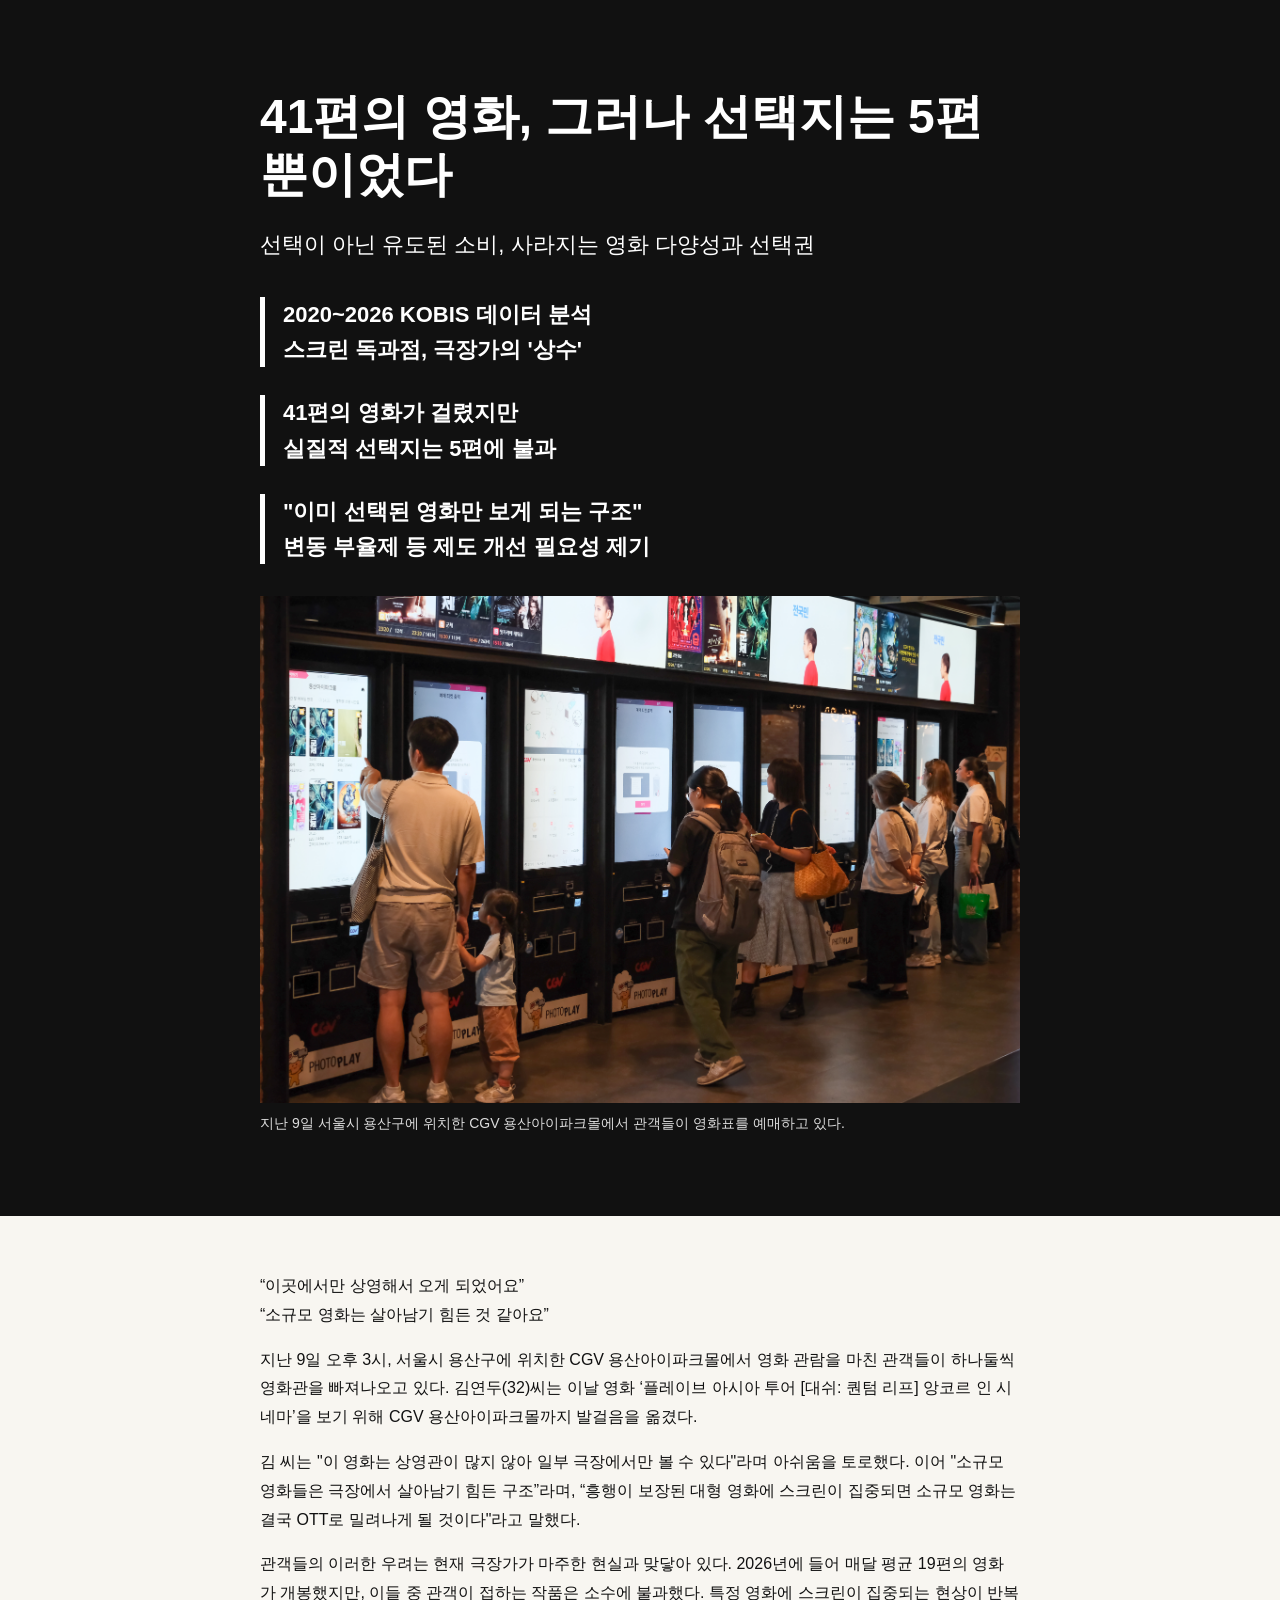
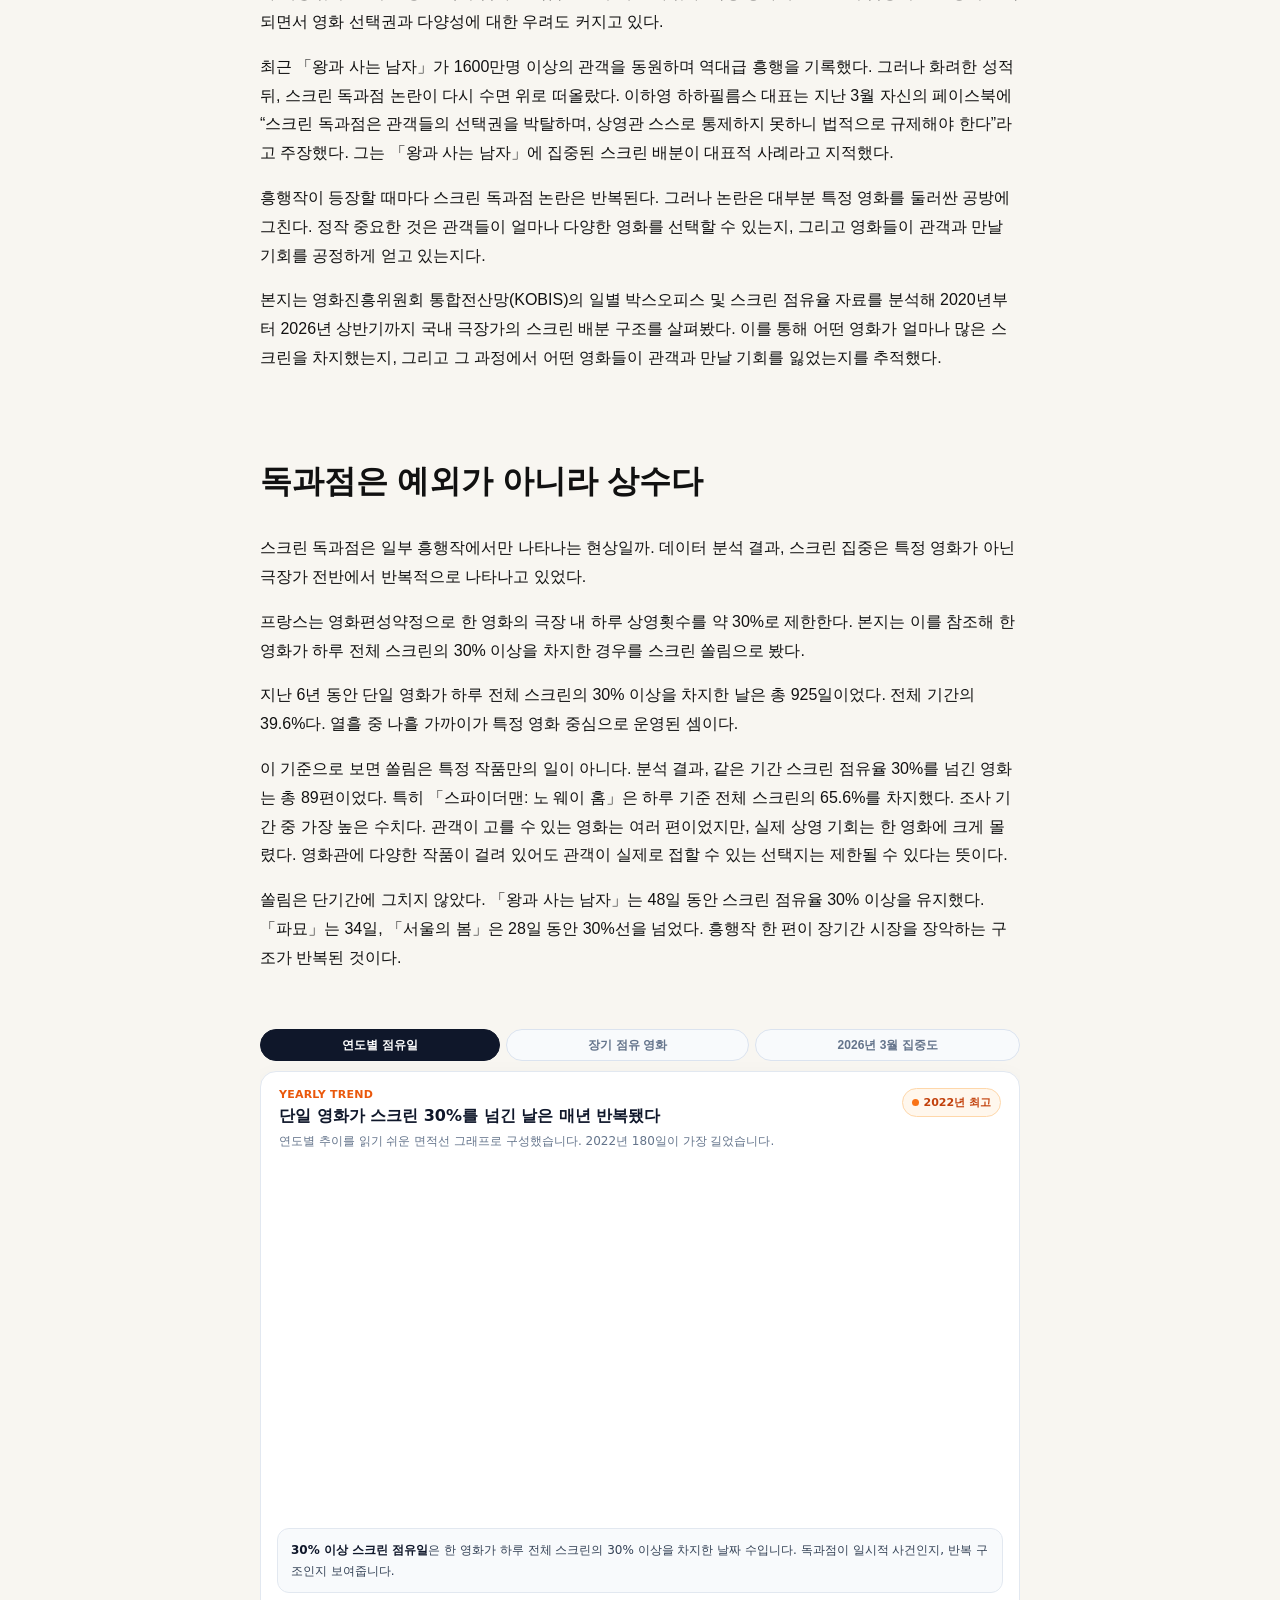
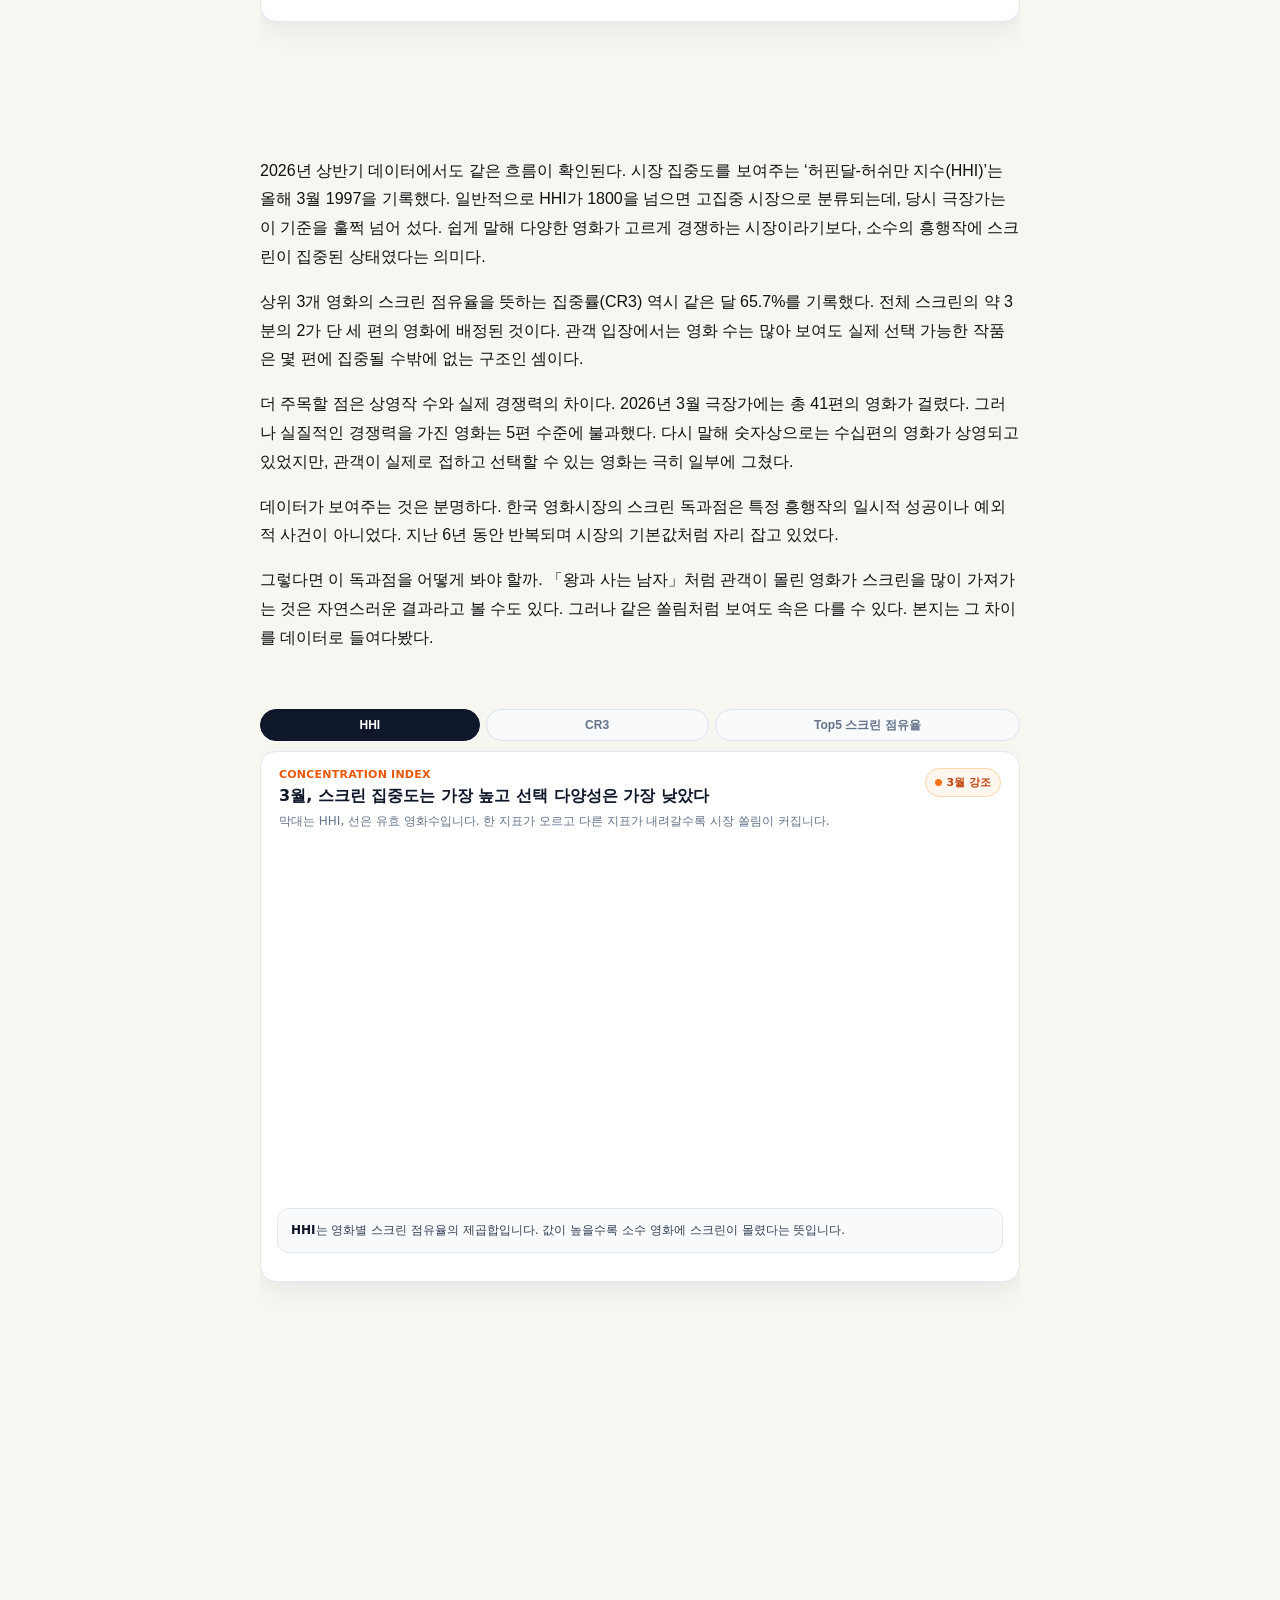
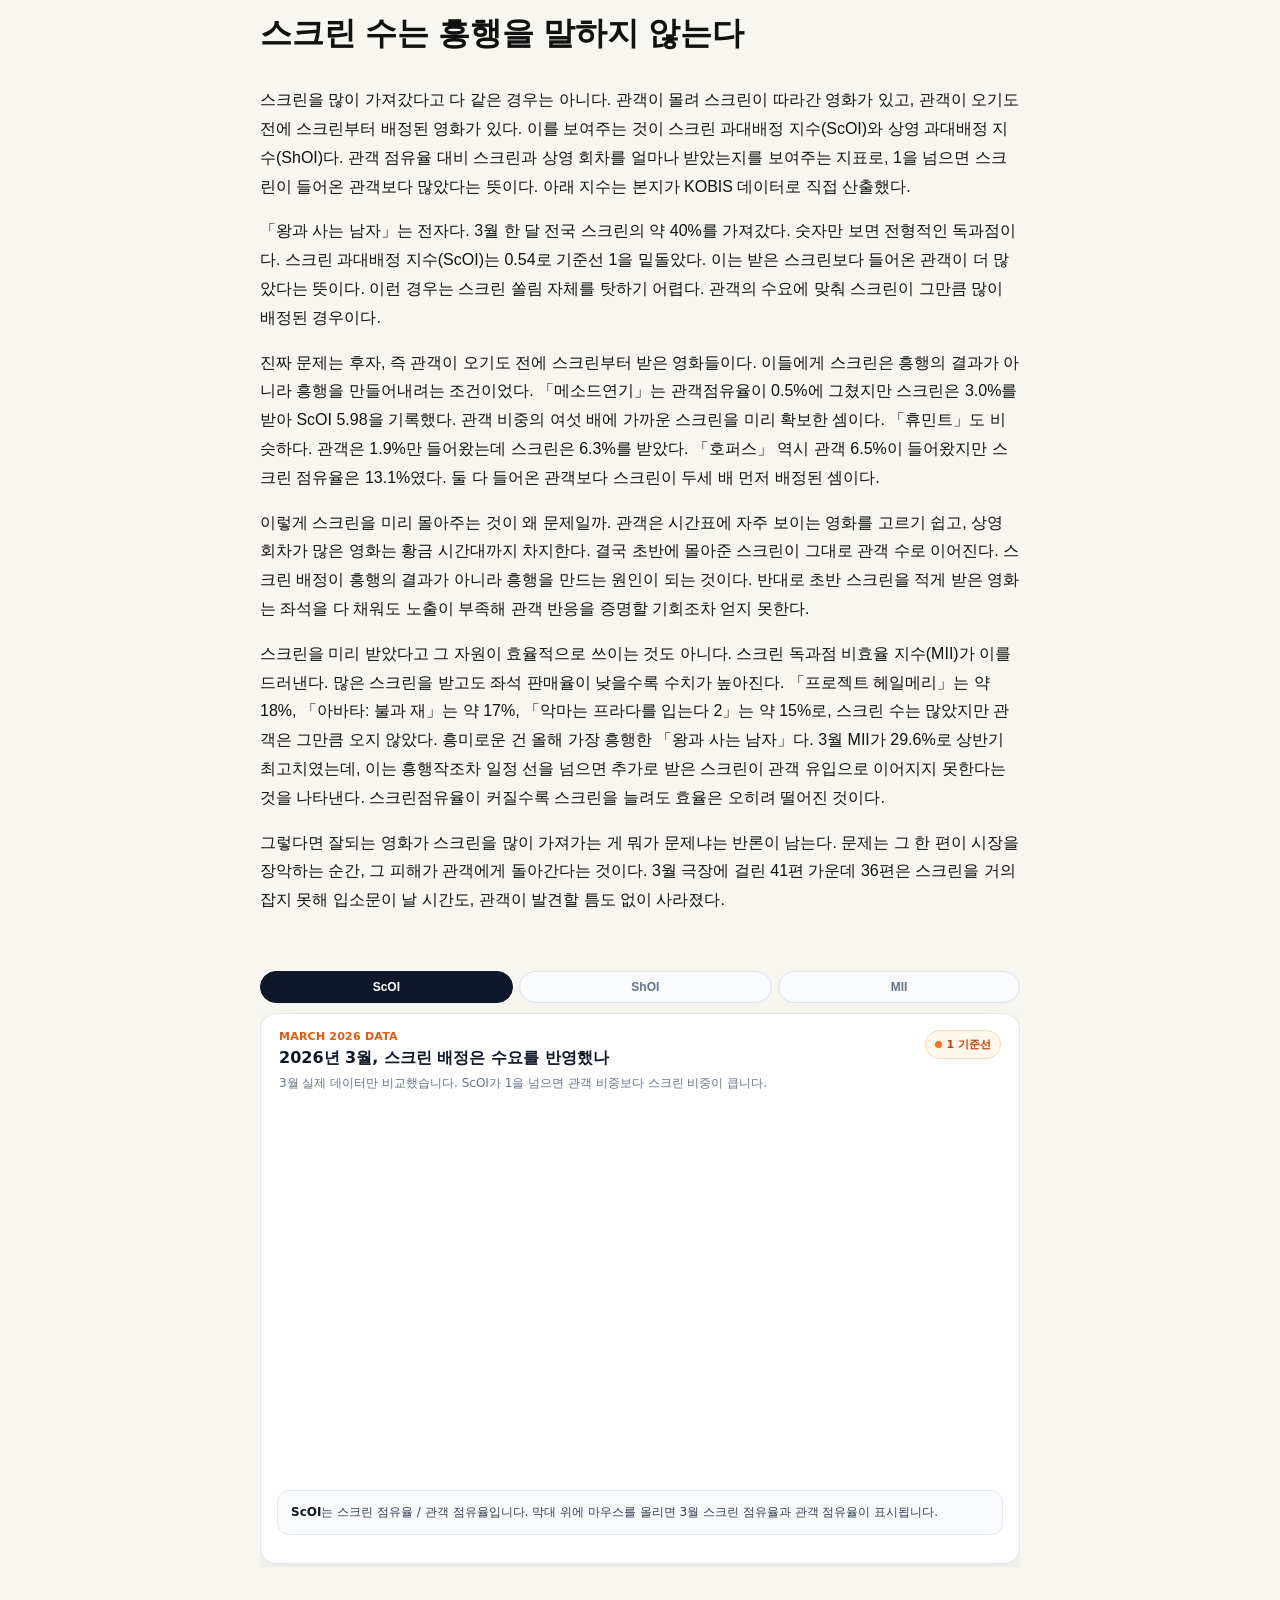
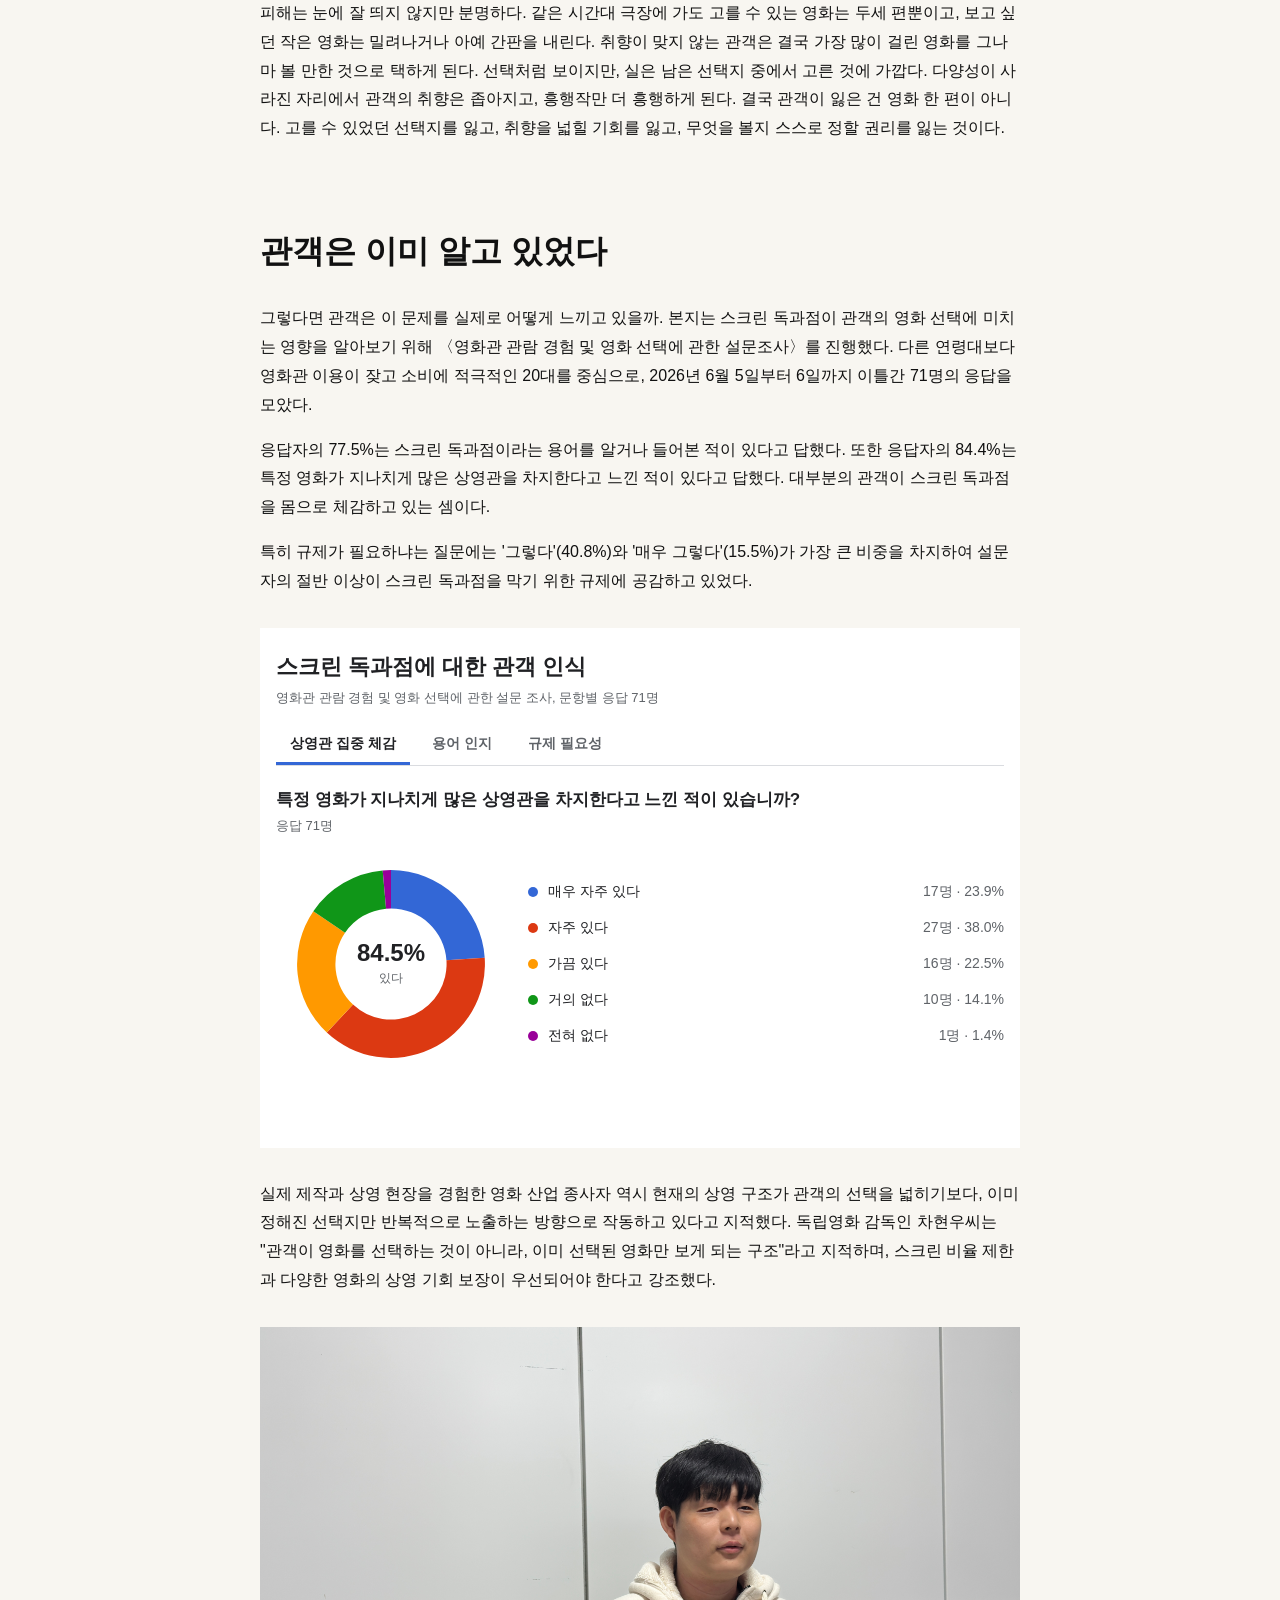
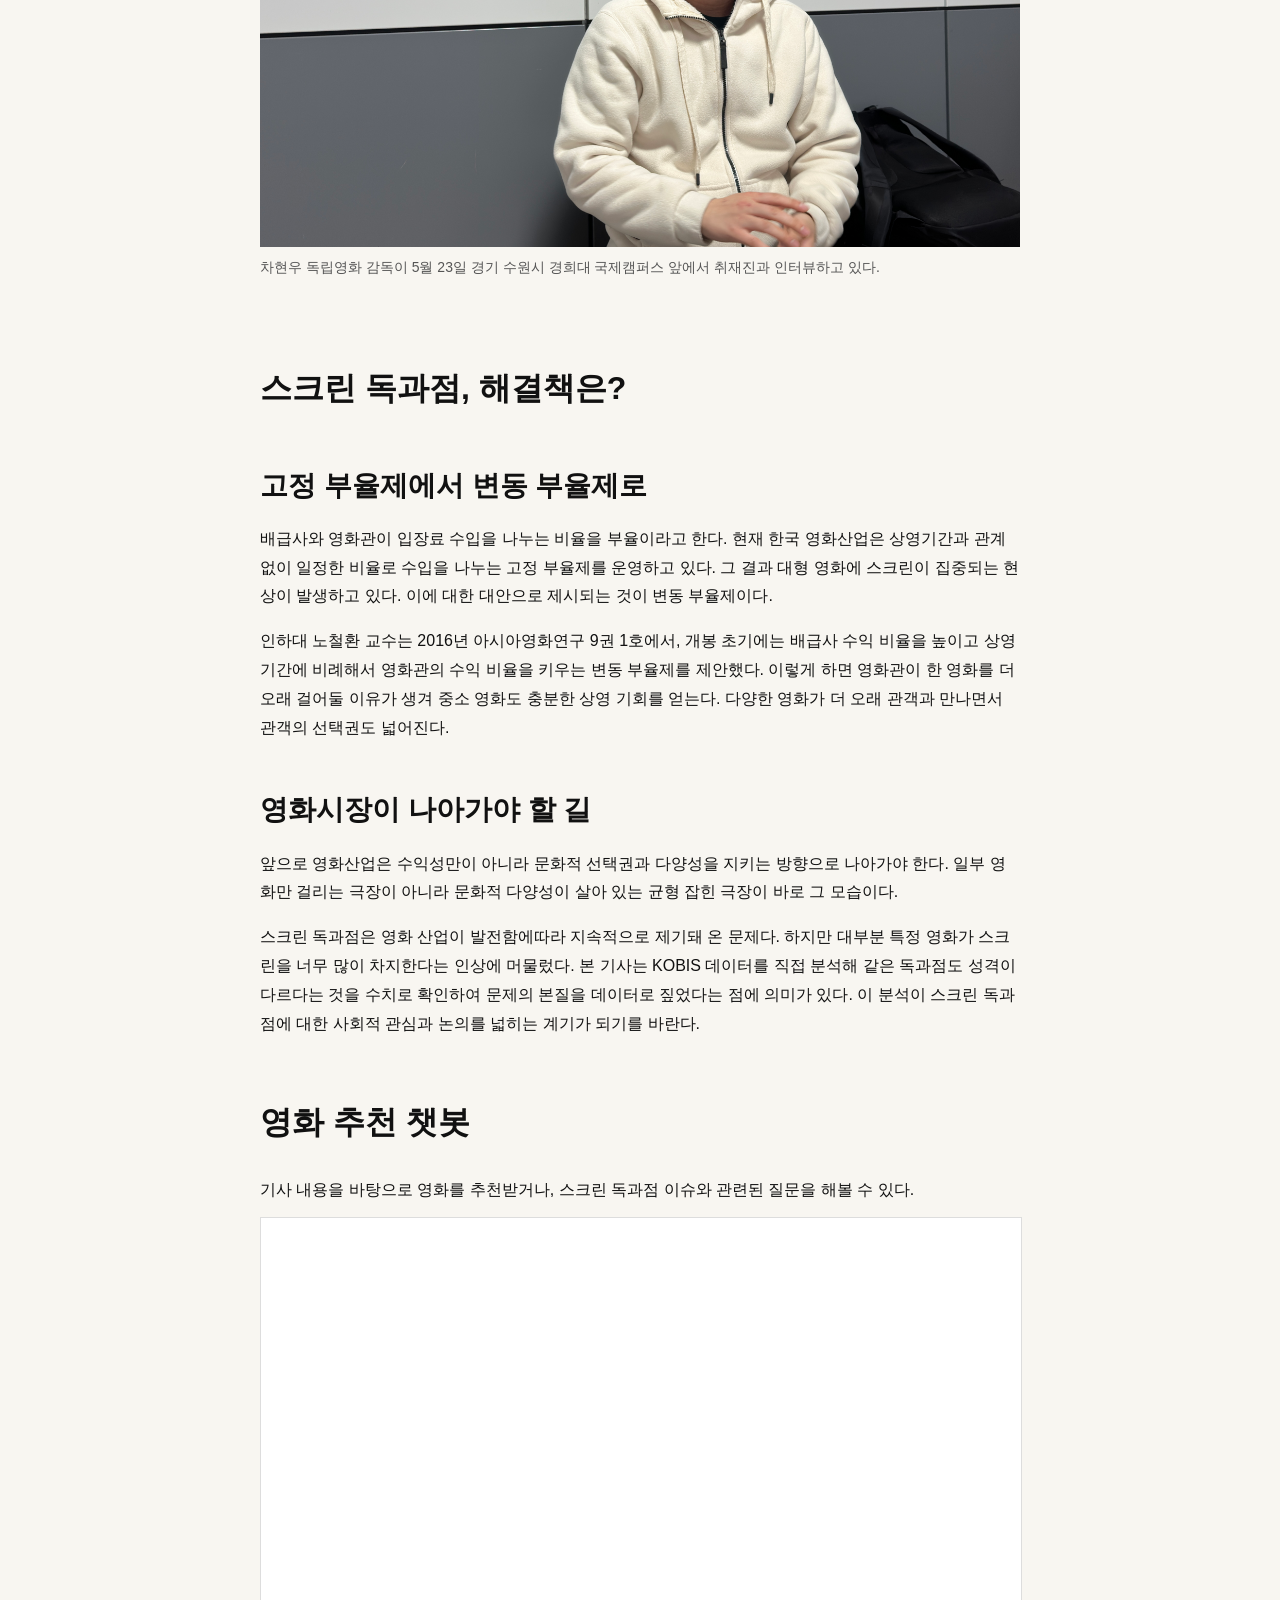
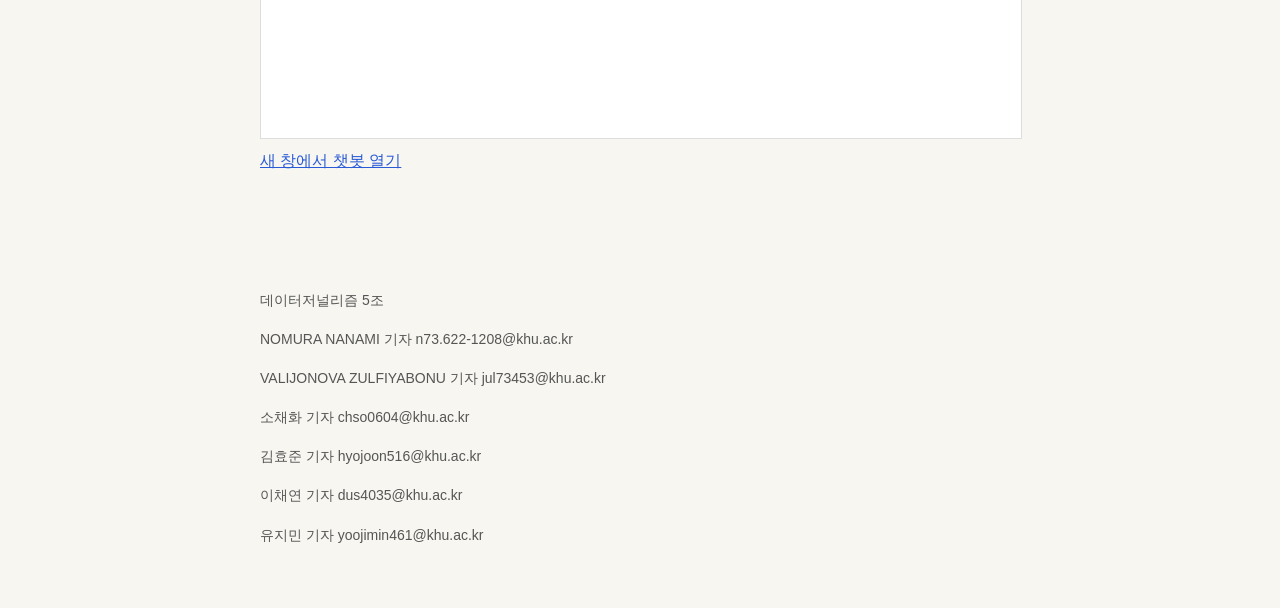
<file: index.html>
<!DOCTYPE html>
<html lang="ko">
<head>
  <meta charset="UTF-8">
  <meta name="viewport" content="width=device-width, initial-scale=1.0">
  <title>스크린 독과점 기사</title>
  <link rel="stylesheet" href="./index.css">
</head>
<body>

<header class="hero">
  <div class="hero-inner">
    <h1>41편의 영화, 그러나 선택지는 5편뿐이었다</h1>

    <p class="subtitle">
      선택이 아닌 유도된 소비, 사라지는 영화 다양성과 선택권
    </p>

    <div class="summary">
      <p>2020~2026 KOBIS 데이터 분석<br>스크린 독과점, 극장가의 '상수'</p>
      <p>41편의 영화가 걸렸지만<br>실질적 선택지는 5편에 불과</p>
      <p>"이미 선택된 영화만 보게 되는 구조"<br>변동 부율제 등 제도 개선 필요성 제기</p>
    </div>

    <figure class="hero-figure">
      <img src="./assets/photos/main-photo.jpg" alt="CGV 용산아이파크몰에서 관객들이 영화표를 예매하고 있는 모습">
      <figcaption>
        지난 9일 서울시 용산구에 위치한 CGV 용산아이파크몰에서 관객들이 영화표를 예매하고 있다.
      </figcaption>
    </figure>
  </div>
</header>

<main class="article">

<section class="lead">
  <p>
    “이곳에서만 상영해서 오게 되었어요”<br>
    “소규모 영화는 살아남기 힘든 것 같아요”
  </p>

  <p>
    지난 9일 오후 3시, 서울시 용산구에 위치한 CGV 용산아이파크몰에서 영화 관람을 마친 관객들이 하나둘씩 영화관을 빠져나오고 있다. 김연두(32)씨는 이날 영화 ‘플레이브 아시아 투어 [대쉬: 퀀텀 리프] 앙코르 인 시네마’을 보기 위해 CGV 용산아이파크몰까지 발걸음을 옮겼다.
  </p>

  <p>
    김 씨는 "이 영화는 상영관이 많지 않아 일부 극장에서만 볼 수 있다"라며 아쉬움을 토로했다. 이어 "소규모 영화들은 극장에서 살아남기 힘든 구조”라며, “흥행이 보장된 대형 영화에 스크린이 집중되면 소규모 영화는 결국 OTT로 밀려나게 될 것이다"라고 말했다.
  </p>

  <p>
    관객들의 이러한 우려는 현재 극장가가 마주한 현실과 맞닿아 있다. 2026년에 들어 매달 평균 19편의 영화가 개봉했지만, 이들 중 관객이 접하는 작품은 소수에 불과했다. 특정 영화에 스크린이 집중되는 현상이 반복되면서 영화 선택권과 다양성에 대한 우려도 커지고 있다.
  </p>

  <p>
    최근 「왕과 사는 남자」가 1600만명 이상의 관객을 동원하며 역대급 흥행을 기록했다. 그러나 화려한 성적 뒤, 스크린 독과점 논란이 다시 수면 위로 떠올랐다. 이하영 하하필름스 대표는 지난 3월 자신의 페이스북에 “스크린 독과점은 관객들의 선택권을 박탈하며, 상영관 스스로 통제하지 못하니 법적으로 규제해야 한다”라고 주장했다. 그는 「왕과 사는 남자」에 집중된 스크린 배분이 대표적 사례라고 지적했다.
  </p>

  <p>
    흥행작이 등장할 때마다 스크린 독과점 논란은 반복된다. 그러나 논란은 대부분 특정 영화를 둘러싼 공방에 그친다. 정작 중요한 것은 관객들이 얼마나 다양한 영화를 선택할 수 있는지, 그리고 영화들이 관객과 만날 기회를 공정하게 얻고 있는지다.
  </p>

  <p>
    본지는 영화진흥위원회 통합전산망(KOBIS)의 일별 박스오피스 및 스크린 점유율 자료를 분석해 2020년부터 2026년 상반기까지 국내 극장가의 스크린 배분 구조를 살펴봤다. 이를 통해 어떤 영화가 얼마나 많은 스크린을 차지했는지, 그리고 그 과정에서 어떤 영화들이 관객과 만날 기회를 잃었는지를 추적했다.
  </p>
</section>

<section class="section">
  <h2>독과점은 예외가 아니라 상수다</h2>

  <p>
    스크린 독과점은 일부 흥행작에서만 나타나는 현상일까. 데이터 분석 결과, 스크린 집중은 특정 영화가 아닌 극장가 전반에서 반복적으로 나타나고 있었다.
  </p>

  <p>
    프랑스는 영화편성약정으로 한 영화의 극장 내 하루 상영횟수를 약 30%로 제한한다.  본지는 이를 참조해 한 영화가 하루 전체 스크린의 30% 이상을 차지한 경우를 스크린 쏠림으로 봤다.
  </p>

  <p>
    지난 6년 동안 단일 영화가 하루 전체 스크린의 30% 이상을 차지한 날은 총 925일이었다. 전체 기간의 39.6%다. 열흘 중 나흘 가까이가 특정 영화 중심으로 운영된 셈이다.
  </p>

  <p>
    이 기준으로 보면 쏠림은 특정 작품만의 일이 아니다. 분석 결과, 같은 기간 스크린 점유율 30%를 넘긴 영화는 총 89편이었다. 특히 「스파이더맨: 노 웨이 홈」은 하루 기준 전체 스크린의 65.6%를 차지했다. 조사 기간 중 가장 높은 수치다. 관객이 고를 수 있는 영화는 여러 편이었지만, 실제 상영 기회는 한 영화에 크게 몰렸다. 영화관에 다양한 작품이 걸려 있어도 관객이 실제로 접할 수 있는 선택지는 제한될 수 있다는 뜻이다.
  </p>

  <p>
    쏠림은 단기간에 그치지 않았다. 「왕과 사는 남자」는 48일 동안 스크린 점유율 30% 이상을 유지했다. 「파묘」는 34일, 「서울의 봄」은 28일 동안 30%선을 넘었다. 흥행작 한 편이 장기간 시장을 장악하는 구조가 반복된 것이다.
  </p>

  <iframe
    class="graph-frame graph-2020"
    scrolling="no"
    src="./graphs/2020_2026_html/index.html"
    title="2020-2026 스크린 독과점 시각화">
  </iframe>

  <p>
    2026년 상반기 데이터에서도 같은 흐름이 확인된다. 시장 집중도를 보여주는 ‘허핀달-허쉬만 지수(HHI)’는 올해 3월 1997을 기록했다. 일반적으로 HHI가 1800을 넘으면 고집중 시장으로 분류되는데, 당시 극장가는 이 기준을 훌쩍 넘어 섰다. 쉽게 말해 다양한 영화가 고르게 경쟁하는 시장이라기보다, 소수의 흥행작에 스크린이 집중된 상태였다는 의미다.
  </p>

  <p>
    상위 3개 영화의 스크린 점유율을 뜻하는 집중률(CR3) 역시 같은 달 65.7%를 기록했다. 전체 스크린의 약 3분의 2가 단 세 편의 영화에 배정된 것이다. 관객 입장에서는 영화 수는 많아 보여도 실제 선택 가능한 작품은 몇 편에 집중될 수밖에 없는 구조인 셈이다.
  </p>

  <p>
    더 주목할 점은 상영작 수와 실제 경쟁력의 차이다. 2026년 3월 극장가에는 총 41편의 영화가 걸렸다. 그러나 실질적인 경쟁력을 가진 영화는 5편 수준에 불과했다. 다시 말해 숫자상으로는 수십편의 영화가 상영되고 있었지만, 관객이 실제로 접하고 선택할 수 있는 영화는 극히 일부에 그쳤다.
  </p>

  <p>
    데이터가 보여주는 것은 분명하다. 한국 영화시장의 스크린 독과점은 특정 흥행작의 일시적 성공이나 예외적 사건이 아니었다. 지난 6년 동안 반복되며 시장의 기본값처럼 자리 잡고 있었다.
  </p>

  <p>
    그렇다면 이 독과점을 어떻게 봐야 할까. 「왕과 사는 남자」처럼 관객이 몰린 영화가 스크린을 많이 가져가는 것은 자연스러운 결과라고 볼 수도 있다. 그러나 같은 쏠림처럼 보여도 속은 다를 수 있다. 본지는 그 차이를 데이터로 들여다봤다.
  </p>

  <iframe
    class="graph-frame graph-final"
    scrolling="no"
    src="./graphs/final_html/index.html"
    title="스크린 집중도 분석">
  </iframe>
</section>

<section class="section">
  <h2>스크린 수는 흥행을 말하지 않는다</h2>

  <p>
    스크린을 많이 가져갔다고 다 같은 경우는 아니다. 관객이 몰려 스크린이 따라간 영화가 있고, 관객이 오기도 전에 스크린부터 배정된 영화가 있다. 이를 보여주는 것이 스크린 과대배정 지수(ScOI)와 상영 과대배정 지수(ShOI)다. 관객 점유율 대비 스크린과 상영 회차를 얼마나 받았는지를 보여주는 지표로, 1을 넘으면 스크린이 들어온 관객보다 많았다는 뜻이다. 아래 지수는 본지가 KOBIS 데이터로 직접 산출했다.
  </p>

  <p>
    「왕과 사는 남자」는 전자다. 3월 한 달 전국 스크린의 약 40%를 가져갔다. 숫자만 보면 전형적인 독과점이다. 스크린 과대배정 지수(ScOI)는 0.54로 기준선 1을 밑돌았다. 이는 받은 스크린보다 들어온 관객이 더 많았다는 뜻이다. 이런 경우는 스크린 쏠림 자체를 탓하기 어렵다. 관객의 수요에 맞춰 스크린이 그만큼 많이 배정된 경우이다.
  </p>

  <p>
    진짜 문제는 후자, 즉 관객이 오기도 전에 스크린부터 받은 영화들이다. 이들에게 스크린은 흥행의 결과가 아니라 흥행을 만들어내려는 조건이었다. 「메소드연기」는 관객점유율이 0.5%에 그쳤지만 스크린은 3.0%를 받아 ScOI 5.98을 기록했다. 관객 비중의 여섯 배에 가까운 스크린을 미리 확보한 셈이다. 「휴민트」도 비슷하다. 관객은 1.9%만 들어왔는데 스크린은 6.3%를 받았다. 「호퍼스」 역시 관객 6.5%이 들어왔지만 스크린 점유율은 13.1%였다. 둘 다 들어온 관객보다 스크린이 두세 배 먼저 배정된 셈이다.
  </p>

  <p>
    이렇게 스크린을 미리 몰아주는 것이 왜 문제일까. 관객은 시간표에 자주 보이는 영화를 고르기 쉽고, 상영 회차가 많은 영화는 황금 시간대까지 차지한다. 결국 초반에 몰아준 스크린이 그대로 관객 수로 이어진다. 스크린 배정이 흥행의 결과가 아니라 흥행을 만드는 원인이 되는 것이다. 반대로 초반 스크린을 적게 받은 영화는 좌석을 다 채워도 노출이 부족해 관객 반응을 증명할 기회조차 얻지 못한다.
  </p>

  <p>
    스크린을 미리 받았다고 그 자원이 효율적으로 쓰이는 것도 아니다. 스크린 독과점 비효율 지수(MII)가 이를 드러낸다. 많은 스크린을 받고도 좌석 판매율이 낮을수록 수치가 높아진다. 「프로젝트 헤일메리」는 약 18%, 「아바타: 불과 재」는 약 17%, 「악마는 프라다를 입는다 2」는 약 15%로, 스크린 수는 많았지만 관객은 그만큼 오지 않았다. 흥미로운 건 올해 가장 흥행한 「왕과 사는 남자」다. 3월 MII가 29.6%로 상반기 최고치였는데, 이는 흥행작조차 일정 선을 넘으면 추가로 받은 스크린이 관객 유입으로 이어지지 못한다는 것을 나타낸다. 스크린점유율이 커질수록 스크린을 늘려도 효율은 오히려 떨어진 것이다.
  </p>

  <p>
    그렇다면 잘되는 영화가 스크린을 많이 가져가는 게 뭐가 문제냐는 반론이 남는다. 문제는 그 한 편이 시장을 장악하는 순간, 그 피해가 관객에게 돌아간다는 것이다. 3월 극장에 걸린 41편 가운데 36편은 스크린을 거의 잡지 못해 입소문이 날 시간도, 관객이 발견할 틈도 없이 사라졌다.
  </p>

  <iframe
    class="graph-frame graph-scoi"
    scrolling="no"
    src="./graphs/ScOI_ShOI_MII/index.html"
    title="ScOI ShOI MII 실제 데이터 시각화">
  </iframe>

  <p>
    피해는 눈에 잘 띄지 않지만 분명하다. 같은 시간대 극장에 가도 고를 수 있는 영화는 두세 편뿐이고, 보고 싶던 작은 영화는 밀려나거나 아예 간판을 내린다. 취향이 맞지 않는 관객은 결국 가장 많이 걸린 영화를 그나마 볼 만한 것으로 택하게 된다. 선택처럼 보이지만, 실은 남은 선택지 중에서 고른 것에 가깝다. 다양성이 사라진 자리에서 관객의 취향은 좁아지고, 흥행작만 더 흥행하게 된다. 결국 관객이 잃은 건 영화 한 편이 아니다. 고를 수 있었던 선택지를 잃고, 취향을 넓힐 기회를 잃고, 무엇을 볼지 스스로 정할 권리를 잃는 것이다.
  </p>
</section>

<section class="section">
  <h2>관객은 이미 알고 있었다</h2>

  <p>
    그렇다면 관객은 이 문제를 실제로 어떻게 느끼고 있을까. 본지는 스크린 독과점이 관객의 영화 선택에 미치는 영향을 알아보기 위해 〈영화관 관람 경험 및 영화 선택에 관한 설문조사〉를 진행했다. 다른 연령대보다 영화관 이용이 잦고 소비에 적극적인 20대를 중심으로, 2026년 6월 5일부터 6일까지 이틀간 71명의 응답을 모았다.
  </p>

  <p>
    응답자의 77.5%는 스크린 독과점이라는 용어를 알거나 들어본 적이 있다고 답했다. 또한 응답자의 84.4%는 특정 영화가 지나치게 많은 상영관을 차지한다고 느낀 적이 있다고 답했다. 대부분의 관객이 스크린 독과점을 몸으로 체감하고 있는 셈이다.
  </p>

  <p>
    특히 규제가 필요하냐는 질문에는 '그렇다'(40.8%)와 '매우 그렇다'(15.5%)가 가장 큰 비중을 차지하여 설문자의 절반 이상이 스크린 독과점을 막기 위한 규제에 공감하고 있었다.
  </p>

  <iframe
    class="graph-frame graph-survey"
    src="./graphs/survey-simple/survey-simple.html"
    title="스크린 독과점 설문조사 결과">
  </iframe>

  <p>
    실제 제작과 상영 현장을 경험한 영화 산업 종사자 역시 현재의 상영 구조가 관객의 선택을 넓히기보다, 이미 정해진 선택지만 반복적으로 노출하는 방향으로 작동하고 있다고 지적했다. 독립영화 감독인 차현우씨는 "관객이 영화를 선택하는 것이 아니라, 이미 선택된 영화만 보게 되는 구조"라고 지적하며, 스크린 비율 제한과 다양한 영화의 상영 기회 보장이 우선되어야 한다고 강조했다.
  </p>

  <figure>
    <img src="./assets/photos/director-cha-hyunwoo.jpg" alt="차현우 독립영화 감독">
    <figcaption>
      차현우 독립영화 감독이 5월 23일 경기 수원시 경희대 국제캠퍼스 앞에서 취재진과 인터뷰하고 있다.
    </figcaption>
  </figure>
</section>

<section class="section">
  <h2>스크린 독과점, 해결책은?</h2>

  <h3>고정 부율제에서 변동 부율제로</h3>

  <p>
    배급사와 영화관이 입장료 수입을 나누는 비율을 부율이라고 한다. 현재 한국 영화산업은 상영기간과 관계없이 일정한 비율로 수입을 나누는 고정 부율제를 운영하고 있다. 그 결과 대형 영화에 스크린이 집중되는 현상이 발생하고 있다. 이에 대한 대안으로 제시되는 것이 변동 부율제이다.
  </p>

  <p>
    인하대 노철환 교수는 2016년 아시아영화연구 9권 1호에서, 개봉 초기에는 배급사 수익 비율을 높이고 상영 기간에 비례해서 영화관의 수익 비율을 키우는 변동 부율제를 제안했다. 이렇게 하면 영화관이 한 영화를 더 오래 걸어둘 이유가 생겨 중소 영화도 충분한 상영 기회를 얻는다. 다양한 영화가 더 오래 관객과 만나면서 관객의 선택권도 넓어진다.
  </p>

  <h3>영화시장이 나아가야 할 길</h3>

  <p>
    앞으로 영화산업은 수익성만이 아니라 문화적 선택권과 다양성을 지키는 방향으로 나아가야 한다. 일부 영화만 걸리는 극장이 아니라 문화적 다양성이 살아 있는 균형 잡힌 극장이 바로 그 모습이다.
  </p>

  <p>
    스크린 독과점은 영화 산업이 발전함에따라 지속적으로 제기돼 온 문제다. 하지만 대부분 특정 영화가 스크린을 너무 많이 차지한다는 인상에 머물렀다. 본 기사는 KOBIS 데이터를 직접 분석해 같은 독과점도 성격이 다르다는 것을 수치로 확인하여 문제의 본질을 데이터로 짚었다는 점에 의미가 있다. 이 분석이 스크린 독과점에 대한 사회적 관심과 논의를 넓히는 계기가 되기를 바란다.
  </p>
</section>

<section class="section chatbot-section">
  <h2>영화 추천 챗봇</h2>
  <p>
    기사 내용을 바탕으로 영화를 추천받거나, 스크린 독과점 이슈와 관련된 질문을 해볼 수 있다.
  </p>

  <iframe
    src="https://chatbot-movie-xr9r.onrender.com"
    title="영화 추천 챗봇"
    loading="lazy">
  </iframe>

  <p class="chatbot-link">
    <a href="https://chatbot-movie-xr9r.onrender.com" target="_blank" rel="noopener">
      새 창에서 챗봇 열기
    </a>
  </p>
</section>

</main>

<footer class="article-footer">
  <p>데이터저널리즘 5조</p>
  <p>NOMURA NANAMI 기자 n73.622-1208@khu.ac.kr</p>
  <p>VALIJONOVA ZULFIYABONU 기자 jul73453@khu.ac.kr</p>
  <p>소채화 기자 chso0604@khu.ac.kr</p>
  <p>김효준 기자 hyojoon516@khu.ac.kr</p>
  <p>이채연 기자 dus4035@khu.ac.kr</p>
  <p>유지민 기자 yoojimin461@khu.ac.kr</p>
</footer>

</body>
</html>
</file>
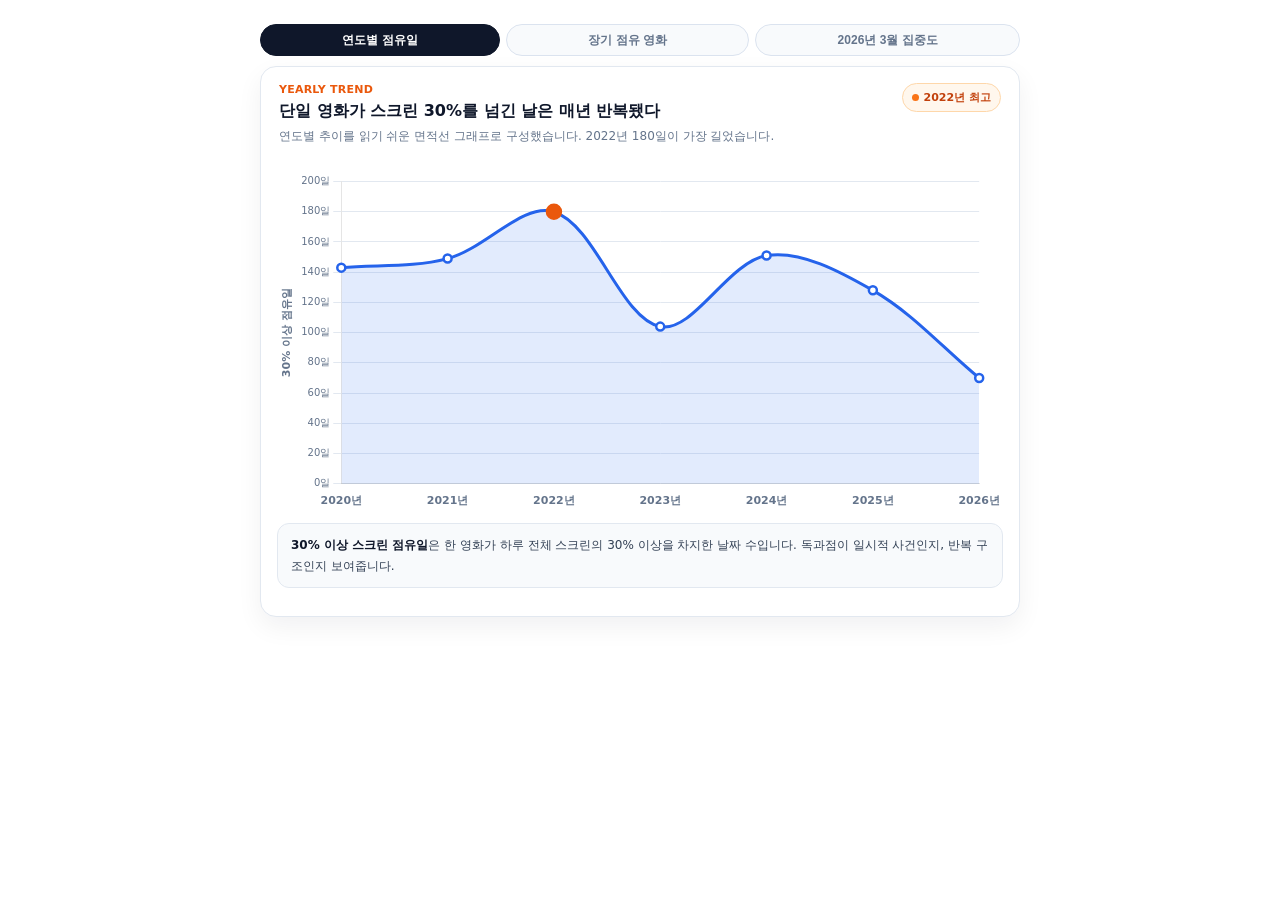
<file: graphs/2020_2026_html/index.html>
<!DOCTYPE html>
<html lang="ko">
<head>
<meta charset="UTF-8">
<meta name="viewport" content="width=device-width, initial-scale=1.0">
<title>2020-2026 스크린 독과점 시각화</title>
<script src="./chart.umd.min.js"></script>
<style>
  * { box-sizing: border-box; }
  body {
    margin: 0;
    background: transparent;
    color: #1e293b;
    font-family: "Inter", "Segoe UI", "Malgun Gothic", system-ui, sans-serif;
  }
  .screen-viz {
    width: 100%;
    max-width: 760px;
    margin: 24px auto;
    color: #1e293b;
  }
  .viz-tabs {
    display: flex;
    gap: 6px;
    overflow-x: auto;
    padding: 0 0 10px;
  }
  .viz-tab {
    flex: 1 0 auto;
    border: 1px solid #dbe3ef;
    border-radius: 999px;
    background: #f8fafc;
    color: #64748b;
    cursor: pointer;
    font-size: 12px;
    font-weight: 750;
    line-height: 1;
    padding: 9px 12px;
    transition: background .16s ease, border-color .16s ease, color .16s ease;
    white-space: nowrap;
  }
  .viz-tab:hover { background: #f1f5f9; }
  .viz-tab.active {
    background: #0f172a;
    border-color: #0f172a;
    color: #fff;
  }
  .viz-card {
    background: #ffffff;
    border: 1px solid #e2e8f0;
    border-radius: 16px;
    box-shadow: 0 10px 26px rgba(15, 23, 42, .06);
    overflow: hidden;
  }
  .viz-head {
    display: flex;
    align-items: flex-start;
    justify-content: space-between;
    gap: 12px;
    padding: 16px 18px 10px;
  }
  .viz-kicker {
    color: #ea580c;
    font-size: 11px;
    font-weight: 850;
    letter-spacing: .02em;
    margin-bottom: 4px;
  }
  .viz-title {
    color: #0f172a;
    font-size: 16px;
    font-weight: 850;
    line-height: 1.35;
    margin: 0;
  }
  .viz-sub {
    color: #64748b;
    font-size: 12px;
    line-height: 1.55;
    margin-top: 5px;
  }
  .viz-pill {
    align-items: center;
    background: #fff7ed;
    border: 1px solid #fed7aa;
    border-radius: 999px;
    color: #c2410c;
    display: inline-flex;
    flex: 0 0 auto;
    font-size: 11px;
    font-weight: 850;
    gap: 5px;
    padding: 6px 9px;
  }
  .viz-pill::before {
    background: #f97316;
    border-radius: 50%;
    content: "";
    display: inline-block;
    height: 7px;
    width: 7px;
  }
  .viz-body { padding: 4px 16px 16px; }
  .chart-box {
    position: relative;
    height: 340px;
    width: 100%;
  }
  .chart-box.short { height: 320px; }
  .caption {
    background: #f8fafc;
    border: 1px solid #e2e8f0;
    border-radius: 12px;
    color: #334155;
    font-size: 12px;
    line-height: 1.7;
    margin-top: 12px;
    padding: 11px 13px;
  }
  .caption b { color: #0f172a; }
  .panel { display: none; }
  .panel.active { display: block; animation: fadeIn .18s ease-out; }
  .mini-table {
    border-collapse: collapse;
    font-size: 11px;
    margin-top: 12px;
    width: 100%;
  }
  .mini-table th,
  .mini-table td {
    border-bottom: 1px solid #e2e8f0;
    padding: 7px 6px;
    text-align: right;
    white-space: nowrap;
  }
  .mini-table th {
    color: #64748b;
    font-weight: 800;
  }
  .mini-table th:first-child,
  .mini-table td:first-child {
    text-align: left;
  }
  @keyframes fadeIn {
    from { opacity: 0; transform: translateY(4px); }
    to { opacity: 1; transform: translateY(0); }
  }
  @media (max-width: 560px) {
    .screen-viz { margin: 18px auto; }
    .viz-tabs { padding-left: 2px; padding-right: 2px; }
    .viz-tab { flex: 0 0 auto; }
    .viz-head { display: block; padding: 15px 14px 8px; }
    .viz-pill { margin-top: 9px; }
    .viz-body { padding: 4px 12px 14px; }
    .chart-box, .chart-box.short { height: 330px; }
  }
</style>
</head>
<body>
<div class="screen-viz" id="screenViz2020">
  <div class="viz-tabs" aria-label="시각화 선택">
    <button class="viz-tab active" type="button" data-panel="year">연도별 점유일</button>
    <button class="viz-tab" type="button" data-panel="movie">장기 점유 영화</button>
    <button class="viz-tab" type="button" data-panel="march">2026년 3월 집중도</button>
  </div>

  <section class="panel active" id="year">
    <article class="viz-card">
      <div class="viz-head">
        <div>
          <div class="viz-kicker">YEARLY TREND</div>
          <h2 class="viz-title">단일 영화가 스크린 30%를 넘긴 날은 매년 반복됐다</h2>
          <p class="viz-sub">연도별 추이를 읽기 쉬운 면적선 그래프로 구성했습니다. 2022년 180일이 가장 길었습니다.</p>
        </div>
        <span class="viz-pill">2022년 최고</span>
      </div>
      <div class="viz-body">
        <div class="chart-box"><canvas id="yearChart"></canvas></div>
        <p class="caption"><b>30% 이상 스크린 점유일</b>은 한 영화가 하루 전체 스크린의 30% 이상을 차지한 날짜 수입니다. 독과점이 일시적 사건인지, 반복 구조인지 보여줍니다.</p>
      </div>
    </article>
  </section>

  <section class="panel" id="movie">
    <article class="viz-card">
      <div class="viz-head">
        <div>
          <div class="viz-kicker">LONG RUN CASES</div>
          <h2 class="viz-title">30% 이상 점유가 오래 지속된 대표 영화들</h2>
          <p class="viz-sub">영화명과 지속일을 동시에 읽기 좋도록 가로 막대 그래프로 정리했습니다.</p>
        </div>
        <span class="viz-pill">왕과 사는 남자</span>
      </div>
      <div class="viz-body">
        <div class="chart-box short"><canvas id="movieChart"></canvas></div>
        <table class="mini-table">
          <thead>
            <tr>
              <th>영화</th>
              <th>지속일</th>
              <th>최고 점유율</th>
              <th>기간</th>
            </tr>
          </thead>
          <tbody id="movieTable"></tbody>
        </table>
        <p class="caption"><b>장기 점유 영화</b>는 특정 영화의 스크린 집중이 며칠 동안 이어졌는지 보여줍니다. 지속일이 길수록 관객 선택권 압박이 장기화됩니다.</p>
      </div>
    </article>
  </section>

  <section class="panel" id="march">
    <article class="viz-card">
      <div class="viz-head">
        <div>
          <div class="viz-kicker">MARCH 2026</div>
          <h2 class="viz-title">2026년 3월, 상위 3편이 스크린의 65.7%를 차지했다</h2>
          <p class="viz-sub">비율 지표와 실질 경쟁 영화 수를 함께 보여주기 위해 단순 비교형 막대로 구성했습니다.</p>
        </div>
        <span class="viz-pill">집중도 사례</span>
      </div>
      <div class="viz-body">
        <div class="chart-box short"><canvas id="marchChart"></canvas></div>
        <p class="caption"><b>2026년 3월 집중도</b>는 CR3, 단일 영화 점유율, 실질 경쟁 영화 수를 함께 보여줍니다. 상영작은 41편이었지만 실질 경쟁 영화는 5편으로 환산됐습니다.</p>
      </div>
    </article>
  </section>
</div>

<script>
const yearlyData = [
  { year: 2020, days: 143 },
  { year: 2021, days: 149 },
  { year: 2022, days: 180 },
  { year: 2023, days: 104 },
  { year: 2024, days: 151 },
  { year: 2025, days: 128 },
  { year: 2026, days: 70 }
];

const movieData = [
  { movie: "왕과 사는 남자", days: 48, peak: "51.8%", period: "2026년 2~4월" },
  { movie: "파묘", days: 34, peak: "43.6%", period: "2024년 2~3월" },
  { movie: "서울의 봄", days: 28, peak: "48.9%", period: "2023년 11~12월" }
];

const marchData = [
  { label: "CR3", value: 65.7, unit: "%", note: "상위 3개 영화 점유율 합계" },
  { label: "왕과 사는 남자", value: 39.6, unit: "%", note: "단일 영화 스크린 점유율" },
  { label: "실질 경쟁 영화", value: 5, unit: "편", note: "상영작 41편 중" }
];

const charts = {};
const palette = {
  slate900: "#0f172a",
  slate700: "#334155",
  slate500: "#64748b",
  slate300: "#cbd5e1",
  slate200: "#e2e8f0",
  orange: "#ea580c",
  orangeSoft: "rgba(234, 88, 12, .16)",
  blue: "#2563eb",
  blueSoft: "rgba(37, 99, 235, .13)",
  rose: "#e11d48",
  emerald: "#10b981"
};

Chart.defaults.font.family = '"Inter", "Segoe UI", "Malgun Gothic", system-ui, sans-serif';
Chart.defaults.color = palette.slate500;

function fmt(n, digits = 0) {
  return Number(n || 0).toLocaleString("ko-KR", { maximumFractionDigits: digits });
}

function destroyChart(id) {
  if (charts[id]) {
    charts[id].destroy();
    delete charts[id];
  }
}

function makeChart(id, config) {
  destroyChart(id);
  charts[id] = new Chart(document.getElementById(id), config);
}

function commonGrid() {
  return {
    color: palette.slate200,
    borderDash: [3, 3],
    drawBorder: false
  };
}

function renderYearChart() {
  const maxIdx = yearlyData.reduce((best, row, idx) => row.days > yearlyData[best].days ? idx : best, 0);
  makeChart("yearChart", {
    type: "line",
    data: {
      labels: yearlyData.map(d => `${d.year}년`),
      datasets: [
        {
          label: "30% 이상 점유일",
          data: yearlyData.map(d => d.days),
          borderColor: palette.blue,
          backgroundColor: palette.blueSoft,
          borderWidth: 3,
          fill: true,
          tension: .34,
          pointRadius: yearlyData.map((d, i) => i === maxIdx ? 7 : 4),
          pointHoverRadius: 8,
          pointBackgroundColor: yearlyData.map((d, i) => i === maxIdx ? palette.orange : "white"),
          pointBorderColor: yearlyData.map((d, i) => i === maxIdx ? palette.orange : palette.blue),
          pointBorderWidth: 2.5
        }
      ]
    },
    options: {
      responsive: true,
      maintainAspectRatio: false,
      plugins: {
        legend: { display: false },
        tooltip: {
          backgroundColor: "rgba(15, 23, 42, .92)",
          padding: 10,
          callbacks: {
            afterTitle: items => yearlyData[items[0].dataIndex].year === 2022 ? "최고치" : "",
            label: ctx => `${fmt(ctx.raw)}일`
          }
        }
      },
      scales: {
        x: { grid: { display: false }, ticks: { font: { size: 11, weight: "700" } } },
        y: {
          beginAtZero: true,
          suggestedMax: 200,
          grid: commonGrid(),
          ticks: { callback: v => `${v}일`, font: { size: 10 } },
          title: { display: true, text: "30% 이상 점유일", color: palette.slate500, font: { size: 11, weight: "800" } }
        }
      }
    }
  });
}

function renderMovieChart() {
  makeChart("movieChart", {
    type: "bar",
    data: {
      labels: movieData.map(d => d.movie),
      datasets: [
        {
          label: "지속일",
          data: movieData.map(d => d.days),
          backgroundColor: movieData.map((d, i) => i === 0 ? palette.rose : palette.slate300),
          borderRadius: 7,
          borderSkipped: false
        }
      ]
    },
    options: {
      indexAxis: "y",
      responsive: true,
      maintainAspectRatio: false,
      plugins: {
        legend: { display: false },
        tooltip: {
          backgroundColor: "rgba(15, 23, 42, .92)",
          padding: 10,
          callbacks: {
            label: ctx => `${movieData[ctx.dataIndex].days}일`,
            afterLabel: ctx => `최고 ${movieData[ctx.dataIndex].peak} · ${movieData[ctx.dataIndex].period}`
          }
        }
      },
      scales: {
        x: {
          beginAtZero: true,
          suggestedMax: 55,
          grid: commonGrid(),
          ticks: { callback: v => `${v}일`, font: { size: 10 } }
        },
        y: {
          grid: { display: false },
          ticks: { color: palette.slate700, font: { size: 11, weight: "750" } }
        }
      }
    }
  });

  document.getElementById("movieTable").innerHTML = movieData.map(d => `
    <tr>
      <td>${d.movie}</td>
      <td>${d.days}일</td>
      <td>${d.peak}</td>
      <td>${d.period}</td>
    </tr>
  `).join("");
}

function renderMarchChart() {
  makeChart("marchChart", {
    type: "bar",
    data: {
      labels: marchData.map(d => d.label),
      datasets: [
        {
          label: "집중도",
          data: marchData.map(d => d.value),
          backgroundColor: [palette.orange, palette.rose, palette.emerald],
          borderRadius: 7,
          borderSkipped: false
        }
      ]
    },
    options: {
      indexAxis: "y",
      responsive: true,
      maintainAspectRatio: false,
      plugins: {
        legend: { display: false },
        tooltip: {
          backgroundColor: "rgba(15, 23, 42, .92)",
          padding: 10,
          callbacks: {
            label: ctx => `${marchData[ctx.dataIndex].value}${marchData[ctx.dataIndex].unit}`,
            afterLabel: ctx => marchData[ctx.dataIndex].note
          }
        }
      },
      scales: {
        x: {
          beginAtZero: true,
          suggestedMax: 70,
          grid: commonGrid(),
          ticks: { callback: v => `${v}`, font: { size: 10 } }
        },
        y: {
          grid: { display: false },
          ticks: { color: palette.slate700, font: { size: 11, weight: "750" } }
        }
      }
    },
    plugins: [{
      id: "thresholdLine",
      afterDraw(chart) {
        const xScale = chart.scales.x;
        const yScale = chart.scales.y;
        const ctx = chart.ctx;
        const x = xScale.getPixelForValue(30);
        ctx.save();
        ctx.strokeStyle = palette.rose;
        ctx.lineWidth = 1.4;
        ctx.setLineDash([5, 5]);
        ctx.beginPath();
        ctx.moveTo(x, yScale.top - 4);
        ctx.lineTo(x, yScale.bottom + 2);
        ctx.stroke();
        ctx.setLineDash([]);
        ctx.fillStyle = palette.rose;
        ctx.font = "700 11px Inter, Malgun Gothic, sans-serif";
        ctx.fillText("30% 기준", x + 6, yScale.top + 9);
        ctx.restore();
      }
    }]
  });
}

function bindTabs() {
  document.querySelectorAll(".viz-tab").forEach(tab => {
    tab.addEventListener("click", () => {
      const panelId = tab.dataset.panel;
      document.querySelectorAll(".viz-tab").forEach(item => item.classList.toggle("active", item === tab));
      document.querySelectorAll(".panel").forEach(panel => panel.classList.toggle("active", panel.id === panelId));
      if (panelId === "year" && charts.yearChart) charts.yearChart.resize();
      if (panelId === "movie" && charts.movieChart) charts.movieChart.resize();
      if (panelId === "march" && charts.marchChart) charts.marchChart.resize();
    });
  });
}

bindTabs();
renderYearChart();
renderMovieChart();
renderMarchChart();
</script>
</body>
</html>
</file>
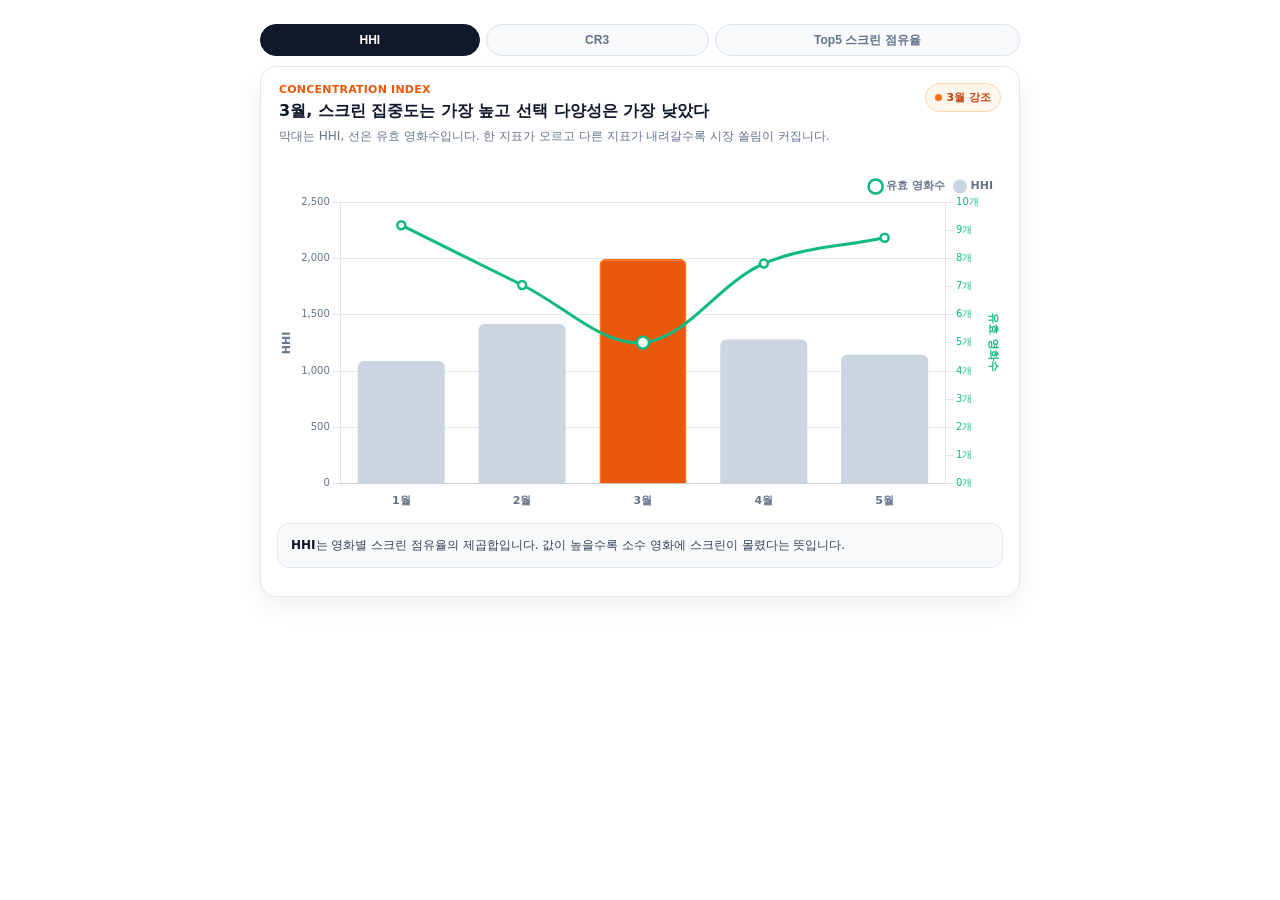
<file: graphs/final_html/index.html>
<!DOCTYPE html>
<html lang="ko">
<head>
<meta charset="UTF-8">
<meta name="viewport" content="width=device-width, initial-scale=1.0">
<title>스크린 집중도 인터랙티브 그래프</title>
<script src="./chart.umd.min.js"></script>
<script src="./monthly_diversity_indices.js"></script>
<script src="./monthly_movie_indices.js"></script>
<style>
  * { box-sizing: border-box; }
  body {
    margin: 0;
    background: transparent;
    color: #1e293b;
    font-family: "Inter", "Segoe UI", "Malgun Gothic", system-ui, sans-serif;
  }
  .screen-viz {
    width: 100%;
    max-width: 760px;
    margin: 24px auto;
    color: #1e293b;
  }
  .viz-tabs {
    display: flex;
    gap: 6px;
    overflow-x: auto;
    padding: 0 0 10px;
  }
  .viz-tab {
    flex: 1 0 auto;
    border: 1px solid #dbe3ef;
    border-radius: 999px;
    background: #f8fafc;
    color: #64748b;
    cursor: pointer;
    font-size: 12px;
    font-weight: 750;
    line-height: 1;
    padding: 9px 12px;
    transition: background .16s ease, border-color .16s ease, color .16s ease;
    white-space: nowrap;
  }
  .viz-tab:hover { background: #f1f5f9; }
  .viz-tab.active {
    background: #0f172a;
    border-color: #0f172a;
    color: #fff;
  }
  .viz-card {
    background: #ffffff;
    border: 1px solid #e2e8f0;
    border-radius: 16px;
    box-shadow: 0 10px 26px rgba(15, 23, 42, .06);
    overflow: hidden;
  }
  .viz-head {
    display: flex;
    align-items: flex-start;
    justify-content: space-between;
    gap: 12px;
    padding: 16px 18px 10px;
  }
  .viz-kicker {
    color: #ea580c;
    font-size: 11px;
    font-weight: 850;
    letter-spacing: .02em;
    margin-bottom: 4px;
  }
  .viz-title {
    color: #0f172a;
    font-size: 16px;
    font-weight: 850;
    line-height: 1.35;
    margin: 0;
  }
  .viz-sub {
    color: #64748b;
    font-size: 12px;
    line-height: 1.55;
    margin-top: 5px;
  }
  .viz-pill {
    align-items: center;
    background: #fff7ed;
    border: 1px solid #fed7aa;
    border-radius: 999px;
    color: #c2410c;
    display: inline-flex;
    flex: 0 0 auto;
    font-size: 11px;
    font-weight: 850;
    gap: 5px;
    padding: 6px 9px;
  }
  .viz-pill::before {
    background: #f97316;
    border-radius: 50%;
    content: "";
    display: inline-block;
    height: 7px;
    width: 7px;
  }
  .viz-body { padding: 4px 16px 16px; }
  .chart-box {
    position: relative;
    height: 340px;
    width: 100%;
  }
  .chart-box.short { height: 320px; }
  .caption {
    background: #f8fafc;
    border: 1px solid #e2e8f0;
    border-radius: 12px;
    color: #334155;
    font-size: 12px;
    line-height: 1.7;
    margin-top: 12px;
    padding: 11px 13px;
  }
  .caption b { color: #0f172a; }
  .panel { display: none; }
  .panel.active { display: block; animation: fadeIn .18s ease-out; }
  .top5-controls {
    align-items: center;
    display: flex;
    gap: 8px;
    margin: 0 0 8px;
  }
  .top5-controls label {
    color: #64748b;
    font-size: 12px;
    font-weight: 800;
  }
  .top5-controls select {
    appearance: none;
    background: #fff;
    border: 1px solid #cbd5e1;
    border-radius: 8px;
    color: #0f172a;
    font: inherit;
    font-size: 12px;
    font-weight: 700;
    padding: 7px 28px 7px 10px;
  }
  .mini-table {
    border-collapse: collapse;
    font-size: 11px;
    margin-top: 12px;
    width: 100%;
  }
  .mini-table th,
  .mini-table td {
    border-bottom: 1px solid #e2e8f0;
    padding: 7px 6px;
    text-align: right;
    white-space: nowrap;
  }
  .mini-table th {
    color: #64748b;
    font-weight: 800;
  }
  .mini-table th:nth-child(2),
  .mini-table td:nth-child(2) {
    max-width: 260px;
    overflow: hidden;
    text-align: left;
    text-overflow: ellipsis;
    white-space: nowrap;
  }
  @keyframes fadeIn {
    from { opacity: 0; transform: translateY(4px); }
    to { opacity: 1; transform: translateY(0); }
  }
  @media (max-width: 560px) {
    .screen-viz { margin: 18px auto; }
    .viz-tabs { padding-left: 2px; padding-right: 2px; }
    .viz-tab { flex: 0 0 auto; }
    .viz-head { display: block; padding: 15px 14px 8px; }
    .viz-pill { margin-top: 9px; }
    .viz-body { padding: 4px 12px 14px; }
    .chart-box, .chart-box.short { height: 330px; }
    .mini-table th:nth-child(4),
    .mini-table td:nth-child(4) { display: none; }
  }
</style>
</head>
<body>
<div class="screen-viz" id="screenViz">
  <div class="viz-tabs" aria-label="시각화 선택">
    <button class="viz-tab active" type="button" data-panel="hhi">HHI</button>
    <button class="viz-tab" type="button" data-panel="cr3">CR3</button>
    <button class="viz-tab" type="button" data-panel="top5">Top5 스크린 점유율</button>
  </div>

  <section class="panel active" id="hhi">
    <article class="viz-card">
      <div class="viz-head">
        <div>
          <div class="viz-kicker">CONCENTRATION INDEX</div>
          <h2 class="viz-title">3월, 스크린 집중도는 가장 높고 선택 다양성은 가장 낮았다</h2>
          <p class="viz-sub">막대는 HHI, 선은 유효 영화수입니다. 한 지표가 오르고 다른 지표가 내려갈수록 시장 쏠림이 커집니다.</p>
        </div>
        <span class="viz-pill">3월 강조</span>
      </div>
      <div class="viz-body">
        <div class="chart-box"><canvas id="hhiChart"></canvas></div>
        <p class="caption"><b>HHI</b>는 영화별 스크린 점유율의 제곱합입니다. 값이 높을수록 소수 영화에 스크린이 몰렸다는 뜻입니다.</p>
      </div>
    </article>
  </section>

  <section class="panel" id="cr3">
    <article class="viz-card">
      <div class="viz-head">
        <div>
          <div class="viz-kicker">TOP 3 SHARE</div>
          <h2 class="viz-title">상위 3편의 스크린 점유율도 3월에 정점을 찍었다</h2>
          <p class="viz-sub">CR3는 상위 3편의 합산 점유율이라 기사 독자가 가장 직관적으로 읽을 수 있는 집중도 지표입니다.</p>
        </div>
        <span class="viz-pill">3월 강조</span>
      </div>
      <div class="viz-body">
        <div class="chart-box short"><canvas id="cr3Chart"></canvas></div>
        <p class="caption"><b>CR3</b>는 월별 스크린 점유율 상위 3개 영화의 합계입니다. 3월에는 상위 3편이 전체 스크린의 65.7%를 차지했습니다.</p>
      </div>
    </article>
  </section>

  <section class="panel" id="top5">
    <article class="viz-card">
      <div class="viz-head">
        <div>
          <div class="viz-kicker">MONTHLY TOP 5</div>
          <h2 class="viz-title">월별 상위 5편이 스크린을 얼마나 가져갔나</h2>
          <p class="viz-sub">가로 막대는 영화명과 순위를 함께 읽기 쉬워, 월별 Top5 비교에 가장 적합합니다.</p>
        </div>
      </div>
      <div class="viz-body">
        <div class="top5-controls">
          <label for="monthSelect">월 선택</label>
          <select id="monthSelect"></select>
        </div>
        <div class="chart-box"><canvas id="top5Chart"></canvas></div>
        <table class="mini-table">
          <thead>
            <tr>
              <th>순위</th>
              <th>영화</th>
              <th>스크린</th>
              <th>관객</th>
            </tr>
          </thead>
          <tbody id="top5Table"></tbody>
        </table>
        <p class="caption" id="top5Caption"></p>
      </div>
    </article>
  </section>
</div>

<script>
const charts = {};
const highlightMonth = "2026-03";
const months = monthlyDiversityIndices
  .map(d => d.month)
  .filter(month => month >= "2026-01" && month <= "2026-05")
  .sort();

const css = getComputedStyle(document.documentElement);
const palette = {
  slate900: "#0f172a",
  slate700: "#334155",
  slate500: "#64748b",
  slate300: "#cbd5e1",
  slate200: "#e2e8f0",
  orange: "#ea580c",
  orangeSoft: "rgba(234, 88, 12, .22)",
  emerald: "#10b981",
  blue: "#2563eb",
  blueSoft: "rgba(37, 99, 235, .13)",
  rose: "#e11d48"
};

const monthLabel = month => `${Number(month.slice(5, 7))}월`;
const fmt = (n, digits = 1) => Number(n || 0).toLocaleString("ko-KR", { maximumFractionDigits: digits });
const pct = n => `${fmt(n, 1)}%`;

Chart.defaults.font.family = '"Inter", "Segoe UI", "Malgun Gothic", system-ui, sans-serif';
Chart.defaults.color = palette.slate500;

function destroyChart(id) {
  if (charts[id]) {
    charts[id].destroy();
    delete charts[id];
  }
}

function makeChart(id, config) {
  destroyChart(id);
  charts[id] = new Chart(document.getElementById(id), config);
}

function diversityRows() {
  return months.map(month => monthlyDiversityIndices.find(d => d.month === month));
}

function movieRows(month) {
  return monthlyMovieIndices
    .filter(d => d.month === month)
    .sort((a, b) => Number(b.SS_screen_share_pct || 0) - Number(a.SS_screen_share_pct || 0));
}

function shortMovie(name, len = 11) {
  return name.length > len ? `${name.slice(0, len)}...` : name;
}

function commonGrid() {
  return {
    color: palette.slate200,
    borderDash: [3, 3],
    drawBorder: false
  };
}

function renderHhi() {
  const rows = diversityRows();
  const labels = rows.map(d => monthLabel(d.month));
  makeChart("hhiChart", {
    type: "bar",
    data: {
      labels,
      datasets: [
        {
          type: "bar",
          label: "HHI",
          data: rows.map(d => d.HHI_screen_10000),
          backgroundColor: rows.map(d => d.month === highlightMonth ? palette.orange : palette.slate300),
          borderColor: rows.map(d => d.month === highlightMonth ? "#f97316" : palette.slate300),
          borderWidth: rows.map(d => d.month === highlightMonth ? 1.5 : 0),
          borderRadius: 6,
          yAxisID: "y",
          order: 2
        },
        {
          type: "line",
          label: "유효 영화수",
          data: rows.map(d => d.effective_movie_count),
          borderColor: palette.emerald,
          backgroundColor: "white",
          borderWidth: 3,
          pointBackgroundColor: "white",
          pointBorderColor: palette.emerald,
          pointBorderWidth: 2.5,
          pointRadius: rows.map(d => d.month === highlightMonth ? 6 : 4),
          tension: .35,
          yAxisID: "y1",
          order: 1
        }
      ]
    },
    options: {
      responsive: true,
      maintainAspectRatio: false,
      interaction: { mode: "index", intersect: false },
      plugins: {
        legend: {
          align: "end",
          labels: { boxWidth: 10, boxHeight: 10, usePointStyle: true, font: { size: 11, weight: "700" } }
        },
        tooltip: {
          backgroundColor: "rgba(15, 23, 42, .92)",
          padding: 10,
          callbacks: {
            afterTitle: items => rows[items[0].dataIndex].month === highlightMonth ? "3월 집중도 최고점" : "",
            label: ctx => ctx.dataset.yAxisID === "y1"
              ? `유효 영화수: ${fmt(ctx.raw, 2)}개`
              : `HHI: ${fmt(ctx.raw, 0)}`
          }
        }
      },
      scales: {
        x: { grid: { display: false }, ticks: { font: { size: 11, weight: "700" } } },
        y: {
          beginAtZero: true,
          suggestedMax: 2200,
          title: { display: true, text: "HHI", color: palette.slate500, font: { size: 11, weight: "800" } },
          grid: commonGrid(),
          ticks: { callback: v => fmt(v, 0), font: { size: 10 } }
        },
        y1: {
          beginAtZero: true,
          suggestedMax: 10,
          position: "right",
          title: { display: true, text: "유효 영화수", color: palette.emerald, font: { size: 11, weight: "800" } },
          grid: { drawOnChartArea: false },
          ticks: { callback: v => `${v}개`, color: palette.emerald, font: { size: 10 } }
        }
      }
    }
  });
}

function renderCr3() {
  const rows = diversityRows();
  const maxIdx = rows.reduce((best, row, idx) => row.CR3_screen_pct > rows[best].CR3_screen_pct ? idx : best, 0);
  makeChart("cr3Chart", {
    type: "line",
    data: {
      labels: rows.map(d => monthLabel(d.month)),
      datasets: [
        {
          label: "CR3",
          data: rows.map(d => d.CR3_screen_pct),
          borderColor: palette.blue,
          backgroundColor: palette.blueSoft,
          borderWidth: 3,
          fill: true,
          tension: .38,
          pointRadius: rows.map((d, i) => i === maxIdx ? 7 : 4),
          pointHoverRadius: 8,
          pointBackgroundColor: rows.map((d, i) => i === maxIdx ? palette.orange : "white"),
          pointBorderColor: rows.map((d, i) => i === maxIdx ? palette.orange : palette.blue),
          pointBorderWidth: 2.5
        }
      ]
    },
    options: {
      responsive: true,
      maintainAspectRatio: false,
      plugins: {
        legend: { display: false },
        tooltip: {
          backgroundColor: "rgba(15, 23, 42, .92)",
          padding: 10,
          callbacks: {
            afterTitle: items => rows[items[0].dataIndex].month === highlightMonth ? "3월 최고치" : "",
            label: ctx => `상위 3편 점유율: ${pct(ctx.raw)}`
          }
        }
      },
      scales: {
        x: { grid: { display: false }, ticks: { font: { size: 11, weight: "700" } } },
        y: {
          beginAtZero: true,
          suggestedMax: 75,
          grid: commonGrid(),
          ticks: { callback: v => `${v}%`, font: { size: 10 } },
          title: { display: true, text: "상위 3편 스크린 점유율", color: palette.slate500, font: { size: 11, weight: "800" } }
        }
      }
    }
  });
}

function renderMonthSelect() {
  const select = document.getElementById("monthSelect");
  select.innerHTML = months
    .map(month => `<option value="${month}" ${month === highlightMonth ? "selected" : ""}>${monthLabel(month)}</option>`)
    .join("");
  select.addEventListener("change", renderTop5);
}

function renderTop5() {
  const month = document.getElementById("monthSelect").value;
  const rows = movieRows(month).slice(0, 5);
  const top5Total = rows.reduce((sum, d) => sum + Number(d.SS_screen_share_pct || 0), 0);
  makeChart("top5Chart", {
    type: "bar",
    data: {
      labels: rows.map(d => shortMovie(d.movieNm)),
      datasets: [
        {
          label: "스크린 점유율",
          data: rows.map(d => d.SS_screen_share_pct),
          backgroundColor: rows.map((d, i) => i === 0 ? palette.rose : palette.slate300),
          borderRadius: 7,
          borderSkipped: false
        }
      ]
    },
    options: {
      indexAxis: "y",
      responsive: true,
      maintainAspectRatio: false,
      plugins: {
        legend: { display: false },
        tooltip: {
          backgroundColor: "rgba(15, 23, 42, .92)",
          padding: 10,
          callbacks: {
            title: items => rows[items[0].dataIndex].movieNm,
            label: ctx => `스크린 점유율: ${pct(ctx.raw)}`,
            afterLabel: ctx => `관객 점유율: ${pct(rows[ctx.dataIndex].audience_share_pct)}`
          }
        }
      },
      scales: {
        x: {
          beginAtZero: true,
          suggestedMax: Math.max(45, rows[0].SS_screen_share_pct + 5),
          grid: commonGrid(),
          ticks: { callback: v => `${v}%`, font: { size: 10 } }
        },
        y: {
          grid: { display: false },
          ticks: { color: palette.slate700, font: { size: 11, weight: "750" } }
        }
      }
    }
  });

  document.getElementById("top5Table").innerHTML = rows.map((d, i) => `
    <tr>
      <td>${i + 1}</td>
      <td title="${d.movieNm}">${d.movieNm}</td>
      <td>${pct(d.SS_screen_share_pct)}</td>
      <td>${pct(d.audience_share_pct)}</td>
    </tr>
  `).join("");

  document.getElementById("top5Caption").innerHTML =
    `<b>${monthLabel(month)} Top5 합계</b>는 ${pct(top5Total)}입니다. 1위 <b>${rows[0].movieNm}</b>의 스크린 점유율은 ${pct(rows[0].SS_screen_share_pct)}입니다.`;
}

function bindTabs() {
  document.querySelectorAll(".viz-tab").forEach(tab => {
    tab.addEventListener("click", () => {
      const panelId = tab.dataset.panel;
      document.querySelectorAll(".viz-tab").forEach(item => item.classList.toggle("active", item === tab));
      document.querySelectorAll(".panel").forEach(panel => panel.classList.toggle("active", panel.id === panelId));
      if (panelId === "hhi" && charts.hhiChart) charts.hhiChart.resize();
      if (panelId === "cr3" && charts.cr3Chart) charts.cr3Chart.resize();
      if (panelId === "top5" && charts.top5Chart) charts.top5Chart.resize();
    });
  });
}

bindTabs();
renderMonthSelect();
renderHhi();
renderCr3();
renderTop5();
</script>
</body>
</html>
</file>
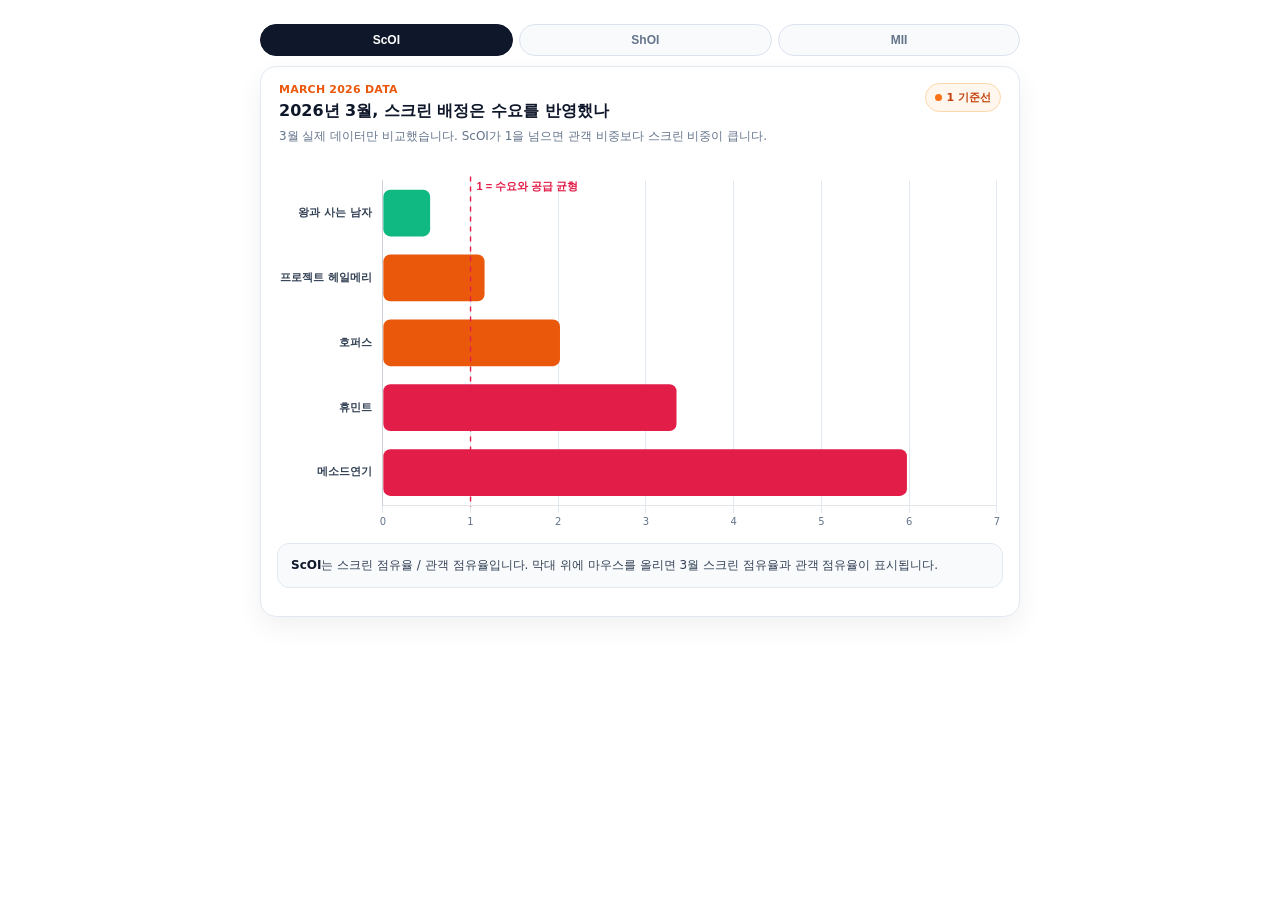
<file: graphs/ScOI_ShOI_MII/index.html>
<!DOCTYPE html>
<html lang="ko">
<head>
<meta charset="UTF-8">
<meta name="viewport" content="width=device-width, initial-scale=1.0">
<title>ScOI ShOI MII 실제 데이터 시각화</title>
<script src="./vendor/chart.umd.min.js"></script>
<script src="./js_data/monthly_movie_indices.js"></script>
<style>
  * { box-sizing: border-box; }
  body {
    margin: 0;
    background: transparent;
    color: #1e293b;
    font-family: "Inter", "Segoe UI", "Malgun Gothic", system-ui, sans-serif;
  }
  .screen-viz {
    width: 100%;
    max-width: 760px;
    margin: 24px auto;
    color: #1e293b;
  }
  .viz-tabs {
    display: flex;
    gap: 6px;
    overflow-x: auto;
    padding: 0 0 10px;
  }
  .viz-tab {
    flex: 1 0 auto;
    border: 1px solid #dbe3ef;
    border-radius: 999px;
    background: #f8fafc;
    color: #64748b;
    cursor: pointer;
    font-size: 12px;
    font-weight: 750;
    line-height: 1;
    padding: 9px 12px;
    transition: background .16s ease, border-color .16s ease, color .16s ease;
    white-space: nowrap;
  }
  .viz-tab:hover { background: #f1f5f9; }
  .viz-tab.active {
    background: #0f172a;
    border-color: #0f172a;
    color: #fff;
  }
  .viz-card {
    background: #ffffff;
    border: 1px solid #e2e8f0;
    border-radius: 16px;
    box-shadow: 0 10px 26px rgba(15, 23, 42, .06);
    overflow: hidden;
  }
  .viz-head {
    display: flex;
    align-items: flex-start;
    justify-content: space-between;
    gap: 12px;
    padding: 16px 18px 10px;
  }
  .viz-kicker {
    color: #ea580c;
    font-size: 11px;
    font-weight: 850;
    letter-spacing: .02em;
    margin-bottom: 4px;
  }
  .viz-title {
    color: #0f172a;
    font-size: 16px;
    font-weight: 850;
    line-height: 1.35;
    margin: 0;
  }
  .viz-sub {
    color: #64748b;
    font-size: 12px;
    line-height: 1.55;
    margin-top: 5px;
  }
  .viz-pill {
    align-items: center;
    background: #fff7ed;
    border: 1px solid #fed7aa;
    border-radius: 999px;
    color: #c2410c;
    display: inline-flex;
    flex: 0 0 auto;
    font-size: 11px;
    font-weight: 850;
    gap: 5px;
    padding: 6px 9px;
  }
  .viz-pill::before {
    background: #f97316;
    border-radius: 50%;
    content: "";
    display: inline-block;
    height: 7px;
    width: 7px;
  }
  .viz-body { padding: 4px 16px 16px; }
  .chart-box {
    position: relative;
    height: 360px;
    width: 100%;
  }
  .chart-box.short { height: 335px; }
  .caption {
    background: #f8fafc;
    border: 1px solid #e2e8f0;
    border-radius: 12px;
    color: #334155;
    font-size: 12px;
    line-height: 1.7;
    margin-top: 12px;
    padding: 11px 13px;
  }
  .caption b { color: #0f172a; }
  .panel { display: none; }
  .panel.active { display: block; animation: fadeIn .18s ease-out; }
  @keyframes fadeIn {
    from { opacity: 0; transform: translateY(4px); }
    to { opacity: 1; transform: translateY(0); }
  }
  @media (max-width: 560px) {
    .screen-viz { margin: 18px auto; }
    .viz-tabs { padding-left: 2px; padding-right: 2px; }
    .viz-tab { flex: 0 0 auto; }
    .viz-head { display: block; padding: 15px 14px 8px; }
    .viz-pill { margin-top: 9px; }
    .viz-body { padding: 4px 12px 14px; }
    .chart-box, .chart-box.short { height: 350px; }
  }
</style>
</head>
<body>
<div class="screen-viz" id="metricViz">
  <div class="viz-tabs" aria-label="지표 선택">
    <button class="viz-tab active" type="button" data-panel="scoi">ScOI</button>
    <button class="viz-tab" type="button" data-panel="shoi">ShOI</button>
    <button class="viz-tab" type="button" data-panel="mii">MII</button>
  </div>

  <section class="panel active" id="scoi">
    <article class="viz-card">
      <div class="viz-head">
        <div>
          <div class="viz-kicker">MARCH 2026 DATA</div>
          <h2 class="viz-title">2026년 3월, 스크린 배정은 수요를 반영했나</h2>
          <p class="viz-sub">3월 실제 데이터만 비교했습니다. ScOI가 1을 넘으면 관객 비중보다 스크린 비중이 큽니다.</p>
        </div>
        <span class="viz-pill">1 기준선</span>
      </div>
      <div class="viz-body">
        <div class="chart-box"><canvas id="scoiChart"></canvas></div>
        <p class="caption"><b>ScOI</b>는 스크린 점유율 / 관객 점유율입니다. 막대 위에 마우스를 올리면 3월 스크린 점유율과 관객 점유율이 표시됩니다.</p>
      </div>
    </article>
  </section>

  <section class="panel" id="shoi">
    <article class="viz-card">
      <div class="viz-head">
        <div>
          <div class="viz-kicker">MARCH 2026 DATA</div>
          <h2 class="viz-title">2026년 3월, 상영 회차는 수요보다 앞섰나</h2>
          <p class="viz-sub">3월 실제 데이터만 비교했습니다. ShOI가 1을 넘으면 관객 비중보다 상영 회차 비중이 큽니다.</p>
        </div>
        <span class="viz-pill">1 기준선</span>
      </div>
      <div class="viz-body">
        <div class="chart-box"><canvas id="shoiChart"></canvas></div>
        <p class="caption"><b>ShOI</b>는 상영 점유율 / 관객 점유율입니다. 툴팁에서 상영 점유율과 관객 점유율을 함께 확인할 수 있습니다.</p>
      </div>
    </article>
  </section>

  <section class="panel" id="mii">
    <article class="viz-card">
      <div class="viz-head">
        <div>
          <div class="viz-kicker">JAN-MAY 2026 PEAK</div>
          <h2 class="viz-title">2026년 1~5월, 스크린 배정은 얼마나 비효율적이었나</h2>
          <p class="viz-sub">1~5월 중 각 영화의 MII가 가장 높았던 달을 비교했습니다. 값이 클수록 스크린 배정 대비 좌석 효율이 낮습니다.</p>
        </div>
        <span class="viz-pill">비효율</span>
      </div>
      <div class="viz-body">
        <div class="chart-box short"><canvas id="miiChart"></canvas></div>
        <p class="caption"><b>MII</b>는 스크린 점유율과 낮은 좌석 판매율이 함께 나타나는 정도를 보여줍니다. 이 그래프는 3월이 아니라 1~5월 각 영화의 최고 비효율 월을 기준으로 합니다.</p>
      </div>
    </article>
  </section>
</div>

<script>
const charts = {};
const targetMonth = "2026-03";
const caseMovies = [
  "왕과 사는 남자",
  "프로젝트 헤일메리",
  "휴민트",
  "메소드연기",
  "호퍼스"
];
const miiMovies = [
  "왕과 사는 남자",
  "프로젝트 헤일메리",
  "아바타: 불과 재",
  "악마는 프라다를 입는다 2",
  "휴민트",
  "호퍼스"
];
const palette = {
  slate900: "#0f172a",
  slate700: "#334155",
  slate500: "#64748b",
  slate300: "#cbd5e1",
  slate200: "#e2e8f0",
  orange: "#ea580c",
  rose: "#e11d48",
  blue: "#2563eb",
  emerald: "#10b981"
};

Chart.defaults.font.family = '"Inter", "Segoe UI", "Malgun Gothic", system-ui, sans-serif';
Chart.defaults.color = palette.slate500;

function fmt(n, digits = 1) {
  if (n === null || n === undefined || Number.isNaN(Number(n))) return "-";
  return Number(n).toLocaleString("ko-KR", { maximumFractionDigits: digits });
}

function monthLabel(month) {
  return `${Number(month.slice(5, 7))}월`;
}

function metricRows(movieNames, metric) {
  return movieNames.map(movie => {
    return monthlyMovieIndices.find(d =>
      d.movieNm === movie &&
      d.month === targetMonth &&
      !Number.isNaN(Number(d[metric]))
    );
  }).filter(Boolean).sort((a, b) => Number(a[metric]) - Number(b[metric]));
}

function peakRows(movieNames, metric) {
  return movieNames.map(movie => {
    const rows = monthlyMovieIndices
      .filter(d => d.movieNm === movie)
      .filter(d => d.month >= "2026-01" && d.month <= "2026-05")
      .filter(d => !Number.isNaN(Number(d[metric])));
    return rows.reduce((best, row) => Number(row[metric]) > Number(best[metric]) ? row : best, rows[0]);
  }).filter(Boolean).sort((a, b) => Number(a[metric]) - Number(b[metric]));
}

function destroyChart(id) {
  if (charts[id]) {
    charts[id].destroy();
    delete charts[id];
  }
}

function makeChart(id, config) {
  destroyChart(id);
  charts[id] = new Chart(document.getElementById(id), config);
}

function commonGrid() {
  return {
    color: palette.slate200,
    borderDash: [3, 3],
    drawBorder: false
  };
}

function shortMovie(name) {
  return name.length > 10 ? `${name.slice(0, 10)}...` : name;
}

function ratioColor(value) {
  if (value < 1) return palette.emerald;
  if (value >= 3) return palette.rose;
  return palette.orange;
}

function thresholdPlugin(label, value, color = palette.rose) {
  return {
    id: `threshold-${label}`,
    afterDraw(chart) {
      const xScale = chart.scales.x;
      const yScale = chart.scales.y;
      if (!xScale || !yScale) return;
      const ctx = chart.ctx;
      const x = xScale.getPixelForValue(value);
      ctx.save();
      ctx.strokeStyle = color;
      ctx.lineWidth = 1.4;
      ctx.setLineDash([5, 5]);
      ctx.beginPath();
      ctx.moveTo(x, yScale.top - 4);
      ctx.lineTo(x, yScale.bottom + 2);
      ctx.stroke();
      ctx.setLineDash([]);
      ctx.fillStyle = color;
      ctx.font = "700 11px Inter, Malgun Gothic, sans-serif";
      ctx.fillText(label, x + 6, yScale.top + 9);
      ctx.restore();
    }
  };
}

function renderRatioChart(id, rows, metric, label, maxValue) {
  makeChart(id, {
    type: "bar",
    data: {
      labels: rows.map(d => shortMovie(d.movieNm)),
      datasets: [{
        label,
        data: rows.map(d => Number(d[metric])),
        backgroundColor: rows.map(d => ratioColor(Number(d[metric]))),
        borderRadius: 7,
        borderSkipped: false,
        customRows: rows
      }]
    },
    options: {
      indexAxis: "y",
      responsive: true,
      maintainAspectRatio: false,
      plugins: {
        legend: { display: false },
        tooltip: {
          backgroundColor: "rgba(15, 23, 42, .92)",
          padding: 10,
          callbacks: {
            title: items => rows[items[0].dataIndex].movieNm,
            label: ctx => `${label}: ${fmt(ctx.raw, 2)}`,
            afterLabel: ctx => {
              const row = rows[ctx.dataIndex];
              return [
                `월: ${monthLabel(row.month)}`,
                `스크린 점유율: ${fmt(row.SS_screen_share_pct, 1)}%`,
                `상영 점유율: ${fmt(row.show_share_pct, 1)}%`,
                `관객 점유율: ${fmt(row.audience_share_pct, 1)}%`
              ];
            }
          }
        }
      },
      scales: {
        x: {
          beginAtZero: true,
          suggestedMax: maxValue,
          grid: commonGrid(),
          ticks: { font: { size: 10 } }
        },
        y: {
          grid: { display: false },
          ticks: { color: palette.slate700, font: { size: 11, weight: "750" } }
        }
      }
    },
    plugins: [thresholdPlugin("1 = 수요와 공급 균형", 1)]
  });
}

function renderMiiChart(rows) {
  makeChart("miiChart", {
    type: "bar",
    data: {
      labels: rows.map(d => shortMovie(d.movieNm)),
      datasets: [{
        label: "MII",
        data: rows.map(d => Number(d.MII_pct)),
        backgroundColor: rows.map((d, idx) => idx === rows.length - 1 ? palette.rose : palette.slate300),
        borderRadius: 7,
        borderSkipped: false
      }]
    },
    options: {
      indexAxis: "y",
      responsive: true,
      maintainAspectRatio: false,
      plugins: {
        legend: { display: false },
        tooltip: {
          backgroundColor: "rgba(15, 23, 42, .92)",
          padding: 10,
          callbacks: {
            title: items => rows[items[0].dataIndex].movieNm,
            label: ctx => `MII: ${fmt(ctx.raw, 1)}%`,
            afterLabel: ctx => {
              const row = rows[ctx.dataIndex];
              return [
                `월: ${monthLabel(row.month)}`,
                `스크린 점유율: ${fmt(row.SS_screen_share_pct, 1)}%`,
                `좌석판매율: ${fmt(row.seat_sales_rate_pct, 1)}%`,
                `관객 점유율: ${fmt(row.audience_share_pct, 1)}%`
              ];
            }
          }
        }
      },
      scales: {
        x: {
          beginAtZero: true,
          suggestedMax: 32,
          grid: commonGrid(),
          ticks: { callback: v => `${v}%`, font: { size: 10 } }
        },
        y: {
          grid: { display: false },
          ticks: { color: palette.slate700, font: { size: 11, weight: "750" } }
        }
      }
    }
  });
}

function bindTabs() {
  document.querySelectorAll(".viz-tab").forEach(tab => {
    tab.addEventListener("click", () => {
      const panelId = tab.dataset.panel;
      document.querySelectorAll(".viz-tab").forEach(item => item.classList.toggle("active", item === tab));
      document.querySelectorAll(".panel").forEach(panel => panel.classList.toggle("active", panel.id === panelId));
      if (panelId === "scoi" && charts.scoiChart) charts.scoiChart.resize();
      if (panelId === "shoi" && charts.shoiChart) charts.shoiChart.resize();
      if (panelId === "mii" && charts.miiChart) charts.miiChart.resize();
    });
  });
}

const scoiRows = metricRows(caseMovies, "ScOI_screen_overallocation");
const shoiRows = metricRows(caseMovies, "ShOI_show_overallocation");
const miiRows = peakRows(miiMovies, "MII_pct");

bindTabs();
renderRatioChart("scoiChart", scoiRows, "ScOI_screen_overallocation", "ScOI", 6.5);
renderRatioChart("shoiChart", shoiRows, "ShOI_show_overallocation", "ShOI", 3.2);
renderMiiChart(miiRows);
</script>
</body>
</html>
</file>
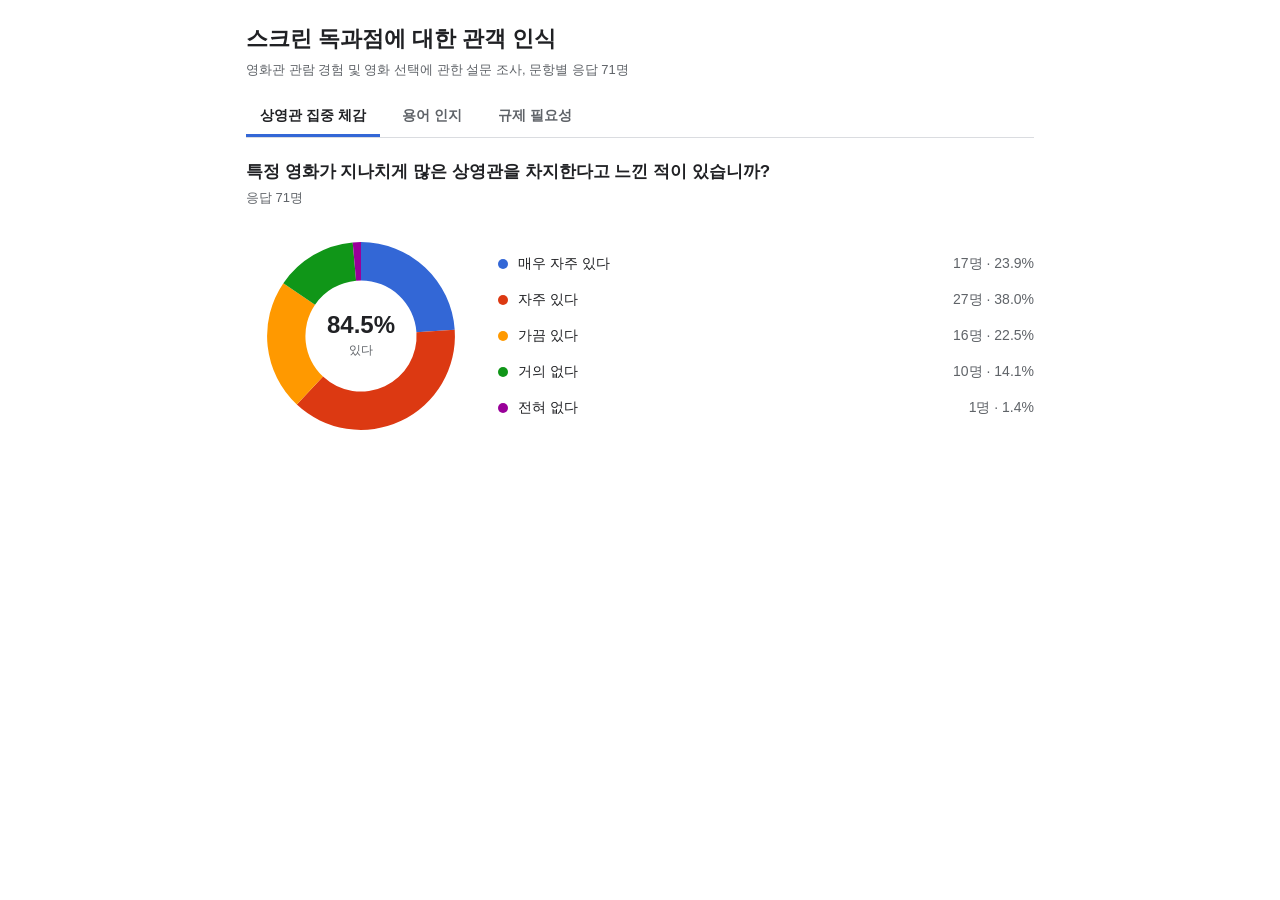
<file: graphs/survey-simple/survey-simple.html>
<!doctype html>
<html lang="ko">
<head>
  <meta charset="utf-8">
  <meta name="viewport" content="width=device-width, initial-scale=1">
  <title>스크린 독과점 설문 응답 결과</title>
  <link rel="stylesheet" href="./survey-simple.css">
</head>
<body>
  <main class="survey-chart" aria-labelledby="survey-title">
    <h1 id="survey-title">스크린 독과점에 대한 관객 인식</h1>
    <p class="note">영화관 관람 경험 및 영화 선택에 관한 설문 조사, 문항별 응답 71명</p>

    <nav class="question-tabs" aria-label="설문 문항 목차">
      <button class="question-tab active" type="button" data-target="question-0" aria-controls="question-0" aria-selected="true">상영관 집중 체감</button>
      <button class="question-tab" type="button" data-target="question-1" aria-controls="question-1" aria-selected="false">용어 인지</button>
      <button class="question-tab" type="button" data-target="question-2" aria-controls="question-2" aria-selected="false">규제 필요성</button>
    </nav>

    <div id="chart-list" class="chart-list"></div>
  </main>

  <div class="tooltip" id="tooltip" role="status" aria-hidden="true"></div>
  <script src="./survey-simple.js"></script>
</body>
</html>
</file>
<file: index.css>
body {
  margin: 0;
  font-family: sans-serif;
  line-height: 1.8;
  color: #111;
  background: #f8f6f1;
}

.hero {
  background: #111;
  color: #fff;
  padding: 56px 20px 48px;
}

.hero-inner {
  max-width: 760px;
  margin: 0 auto;
}

.kicker {
  font-size: 14px;
  margin-bottom: 12px;
}

h1 {
  font-size: 48px;
  line-height: 1.2;
  margin-bottom: 16px;
}

.subtitle {
  font-size: 22px;
  margin-bottom: 24px;
}

.hero-figure img {
  width: 100%;
  max-height: 520px;
  display: block;
  object-fit: cover;
}

.hero-figure figcaption {
  margin-top: 8px;
  font-size: 14px;
  color: #ddd;
}

.article {
  max-width: 760px;
  margin: 0 auto;
  padding: 40px 20px;
}

.section {
  margin-top: 80px;
}

.section h2 {
  font-size: 32px;
  margin-bottom: 24px;
}

.graphic-box {
  margin: 32px 0;
  padding: 60px 20px;
  border: 1px solid #ccc;
  background: #fff;
  text-align: center;
}

.article-footer {
  max-width: 760px;
  margin: 60px auto;
  padding: 0 20px;
  font-size: 14px;
  color: #555;
}

.graph-frame {
  width: 100%;
  border: 0;
  display: block;
  margin: 32px 0;
  background: transparent;
}

.graph-2020 {
  height: 720px;
}

.graph-final {
  height: 840px;
}

.graph-scoi {
  height: 620px;
}

.graph-survey {
  height: 520px;
}

figure img {
  width: 100%;
  max-height: 520px;
  display: block;
  object-fit: cover;
}

figure {
  margin: 32px 0;
}

figcaption {
  margin-top: 8px;
  font-size: 14px;
  color: #555;
}

.chatbot-section {
  margin-top: 56px;
}

.chatbot-section iframe {
  width: 100%;
  height: 520px;
  border: 1px solid #ddd;
  background: #fff;
  display: block;
}

.chatbot-section p {
  margin-bottom: 12px;
}

.chatbot-link {
  margin-top: 8px;
}

.chatbot-link a {
  color: #2a5bd7;
  text-decoration: underline;
}

.section h3 {
  font-size: 28px;
  line-height: 1.4;
  margin: 48px 0 20px;
}

.summary {
  margin-top: 32px;
  font-size: 22px;
  font-weight: 700;
  line-height: 1.6;
}

.summary p {
  margin: 0 0 28px;
  padding-left: 18px;
  border-left: 5px solid #fff;
}

.summary p:last-child {
  margin-bottom: 0;
}
</file>
<file: graphs/survey-simple/survey-simple.css>
:root {
  --ink: #202124;
  --muted: #5f6368;
  --line: #dadce0;
}

* {
  box-sizing: border-box;
}

body {
  margin: 0;
  background: #fff;
  color: var(--ink);
  font-family: "Noto Sans KR", "Apple SD Gothic Neo", Arial, sans-serif;
}

.survey-chart {
  width: min(820px, 100%);
  margin: 0 auto;
  padding: 24px 16px;
}

h1 {
  margin: 0 0 6px;
  font-size: 22px;
  line-height: 1.35;
  letter-spacing: 0;
}

.note {
  margin: 0 0 18px;
  color: var(--muted);
  font-size: 13px;
  line-height: 1.5;
}

.question-tabs {
  display: flex;
  flex-wrap: wrap;
  gap: 8px;
  margin: 0 0 22px;
  border-bottom: 1px solid var(--line);
}

.question-tab {
  min-height: 40px;
  padding: 0 14px;
  border: 0;
  border-bottom: 3px solid transparent;
  background: transparent;
  color: var(--muted);
  font: inherit;
  font-size: 14px;
  font-weight: 700;
  cursor: pointer;
}

.question-tab:hover,
.question-tab:focus-visible {
  color: var(--ink);
  outline: none;
}

.question-tab.active {
  border-bottom-color: #3367d6;
  color: var(--ink);
}

.chart-list {
  display: grid;
}

.question-card {
  padding: 0 0 22px;
}

.question-card[hidden] {
  display: none;
}

.question-title {
  margin: 0 0 4px;
  font-size: 17px;
  font-weight: 700;
  line-height: 1.45;
}

.question-meta {
  margin: 0 0 14px;
  color: var(--muted);
  font-size: 13px;
}

.chart-row {
  display: grid;
  grid-template-columns: 230px minmax(0, 1fr);
  gap: 22px;
  align-items: center;
}

.donut-wrap {
  position: relative;
  width: 230px;
  height: 230px;
}

.donut {
  display: block;
  width: 100%;
  height: 100%;
}

.segment {
  cursor: pointer;
  transition: opacity 140ms ease;
}

.donut:hover .segment {
  opacity: 0.45;
}

.donut .segment:hover {
  opacity: 1;
}

.center-label {
  position: absolute;
  inset: 34%;
  display: grid;
  place-content: center;
  text-align: center;
  pointer-events: none;
}

.center-value {
  display: block;
  font-size: 24px;
  font-weight: 800;
  line-height: 1;
}

.center-text {
  display: block;
  margin-top: 5px;
  color: var(--muted);
  font-size: 12px;
}

.legend {
  display: grid;
  gap: 8px;
}

.legend-item {
  display: grid;
  grid-template-columns: 12px minmax(0, 1fr) auto;
  gap: 8px;
  align-items: center;
  min-height: 28px;
  font-size: 14px;
}

.swatch {
  width: 10px;
  height: 10px;
  border-radius: 50%;
}

.label {
  min-width: 0;
}

.value {
  color: var(--muted);
  white-space: nowrap;
}

.tooltip {
  position: fixed;
  z-index: 10;
  max-width: 220px;
  padding: 8px 10px;
  border: 1px solid #c8ccd3;
  border-radius: 4px;
  background: #fff;
  box-shadow: 0 6px 18px rgba(0, 0, 0, 0.12);
  color: var(--ink);
  font-size: 13px;
  line-height: 1.45;
  pointer-events: none;
  opacity: 0;
}

.tooltip.visible {
  opacity: 1;
}

@media (max-width: 620px) {
  .question-tabs {
    gap: 4px;
  }

  .question-tab {
    flex: 1 1 auto;
    padding: 0 8px;
    font-size: 13px;
  }

  .chart-row {
    grid-template-columns: 1fr;
    gap: 12px;
  }

  .donut-wrap {
    width: 210px;
    height: 210px;
    justify-self: center;
  }
}
</file>
